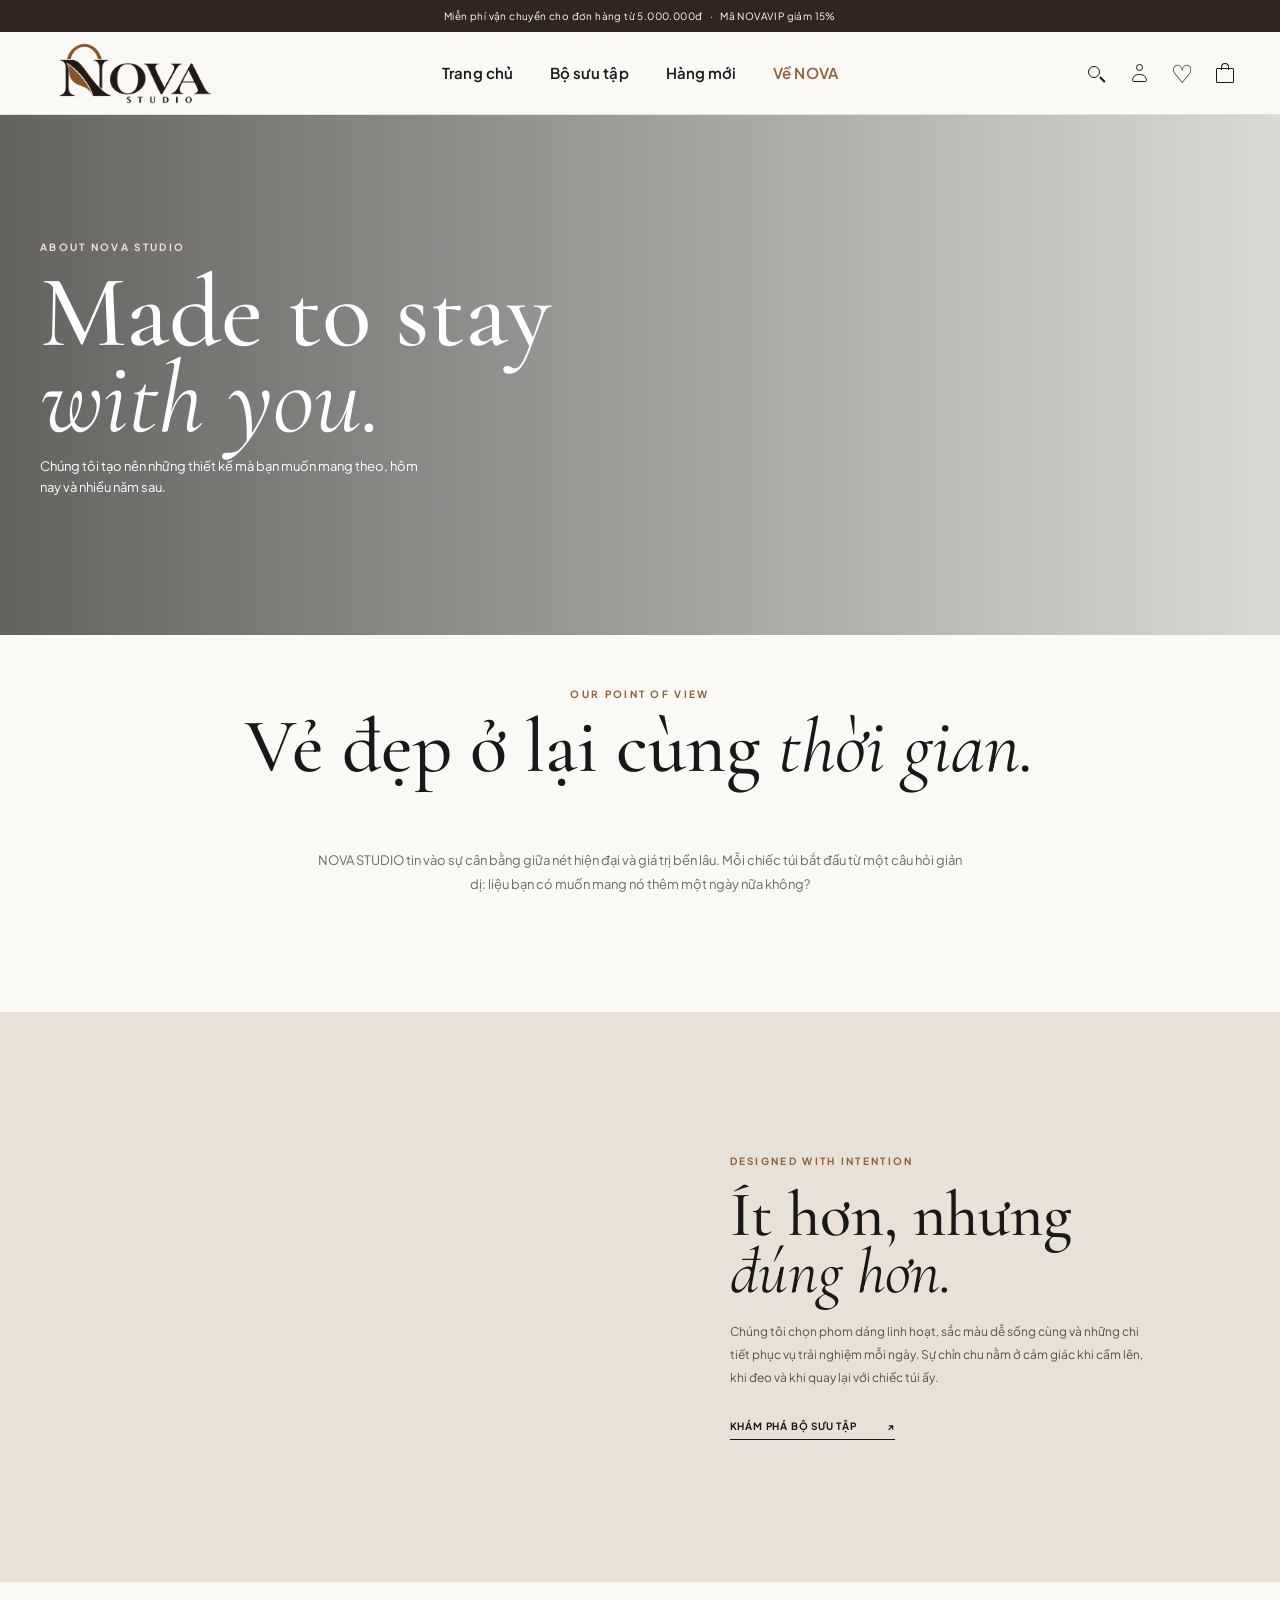
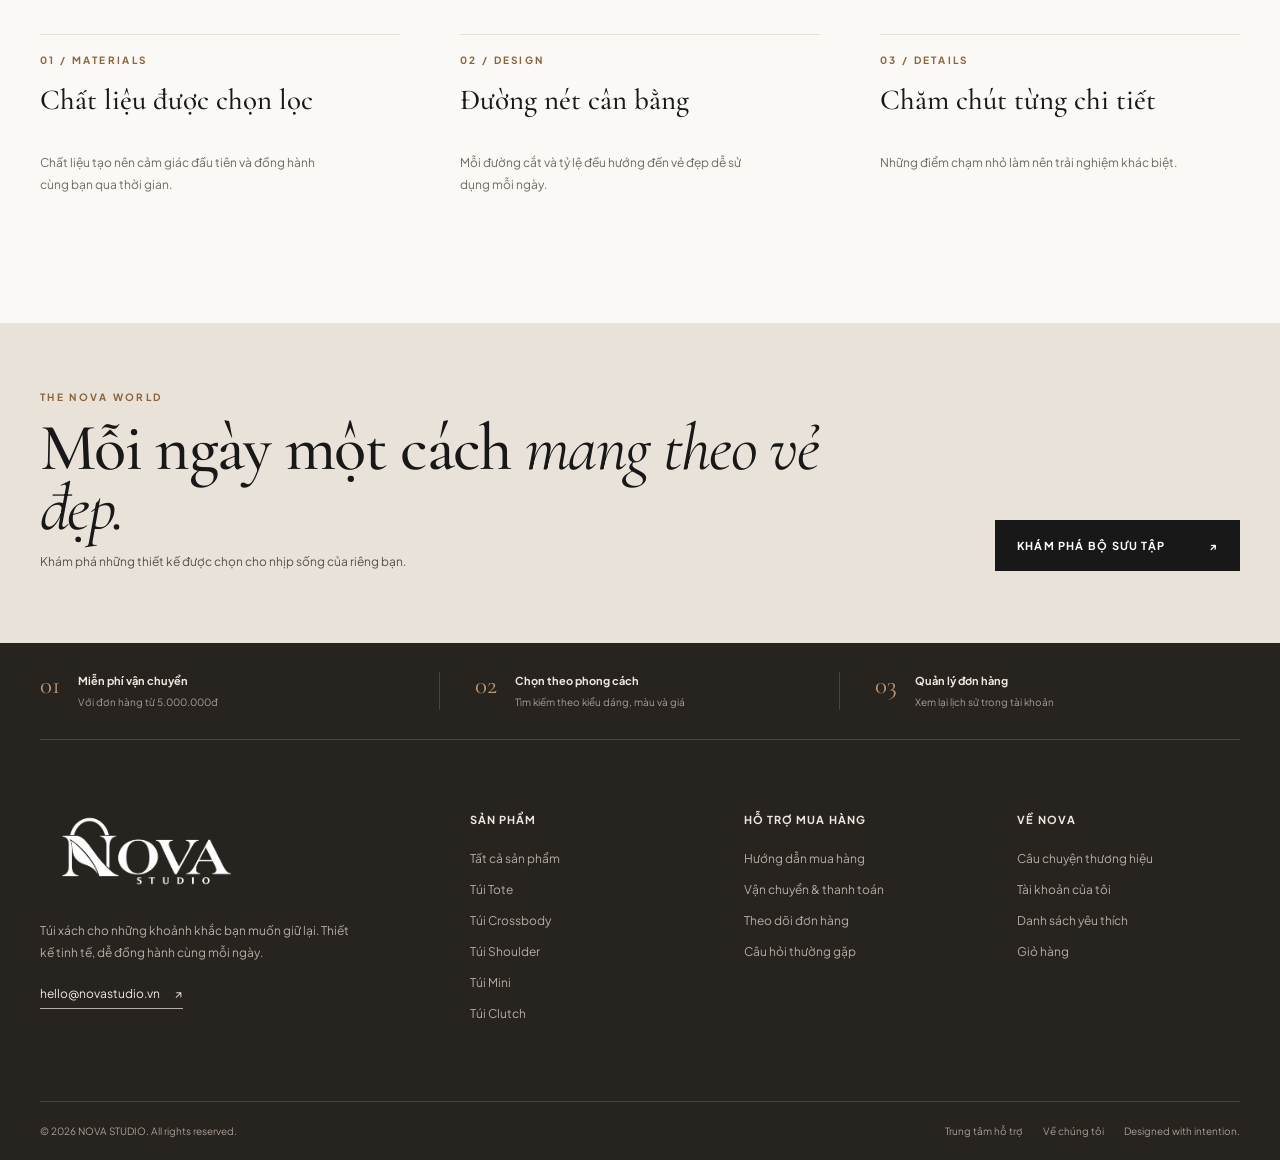
<file: nova-studio/about.html>
<!doctype html>
<html lang="vi">
<head>
  <meta charset="UTF-8">
  <meta name="viewport" content="width=device-width, initial-scale=1">
  <meta name="theme-color" content="#FAF9F6">
  <meta name="description" content="NOVA STUDIO — những chiếc túi được tạo nên để đồng hành cùng nhịp sống của bạn.">
  <title>Câu chuyện NOVA | NOVA STUDIO</title>
  <link rel="preconnect" href="https://fonts.googleapis.com">
  <link rel="preconnect" href="https://fonts.gstatic.com" crossorigin>
  <link href="https://fonts.googleapis.com/css2?family=Cormorant+Garamond:wght@400;500;600&family=Plus+Jakarta+Sans:wght@400;500;600;700&display=swap" rel="stylesheet">
  <link rel="stylesheet" href="./assets/css/base.css">
  <link rel="stylesheet" href="./assets/css/components.css">
  <script type="module" src="./assets/js/app.js"></script>
</head>
<body data-page="about">
  <a class="skip-link" href="#main-content">Bỏ qua điều hướng</a>
  <div id="site-header"></div>
  <main id="main-content"><section class="about-hero"><div class="container"><p class="eyebrow">ABOUT NOVA STUDIO</p><h1>Made to stay<br><em>with you.</em></h1><p>Chúng tôi tạo nên những thiết kế mà bạn muốn mang theo, hôm nay và nhiều năm sau.</p></div></section><section class="about-intro container page-section"><p class="eyebrow">OUR POINT OF VIEW</p><h2>Vẻ đẹp ở lại cùng <em>thời gian.</em></h2><p>NOVA STUDIO tin vào sự cân bằng giữa nét hiện đại và giá trị bền lâu. Mỗi chiếc túi bắt đầu từ một câu hỏi giản dị: liệu bạn có muốn mang nó thêm một ngày nữa không?</p></section><section class="about-split"><div class="about-photo" role="img" aria-label="Chi tiết túi xách"></div><div class="about-copy"><p class="eyebrow">DESIGNED WITH INTENTION</p><h2>Ít hơn, nhưng<br><em>đúng hơn.</em></h2><p>Chúng tôi chọn phom dáng linh hoạt, sắc màu dễ sống cùng và những chi tiết phục vụ trải nghiệm mỗi ngày. Sự chỉn chu nằm ở cảm giác khi cầm lên, khi đeo và khi quay lại với chiếc túi ấy.</p><a href="./shop.html" class="underlined-link">Khám phá bộ sưu tập <span aria-hidden="true">↗</span></a></div></section><section class="about-values container page-section"><div><p class="eyebrow">01 / MATERIALS</p><h3>Chất liệu được chọn lọc</h3><p>Chất liệu tạo nên cảm giác đầu tiên và đồng hành cùng bạn qua thời gian.</p></div><div><p class="eyebrow">02 / DESIGN</p><h3>Đường nét cân bằng</h3><p>Mỗi đường cắt và tỷ lệ đều hướng đến vẻ đẹp dễ sử dụng mỗi ngày.</p></div><div><p class="eyebrow">03 / DETAILS</p><h3>Chăm chút từng chi tiết</h3><p>Những điểm chạm nhỏ làm nên trải nghiệm khác biệt.</p></div></section></main>
  <div id="site-footer"></div>
  <div class="toast-stack" id="toast-stack" role="status" aria-live="polite"></div>
</body>
</html>
</file>
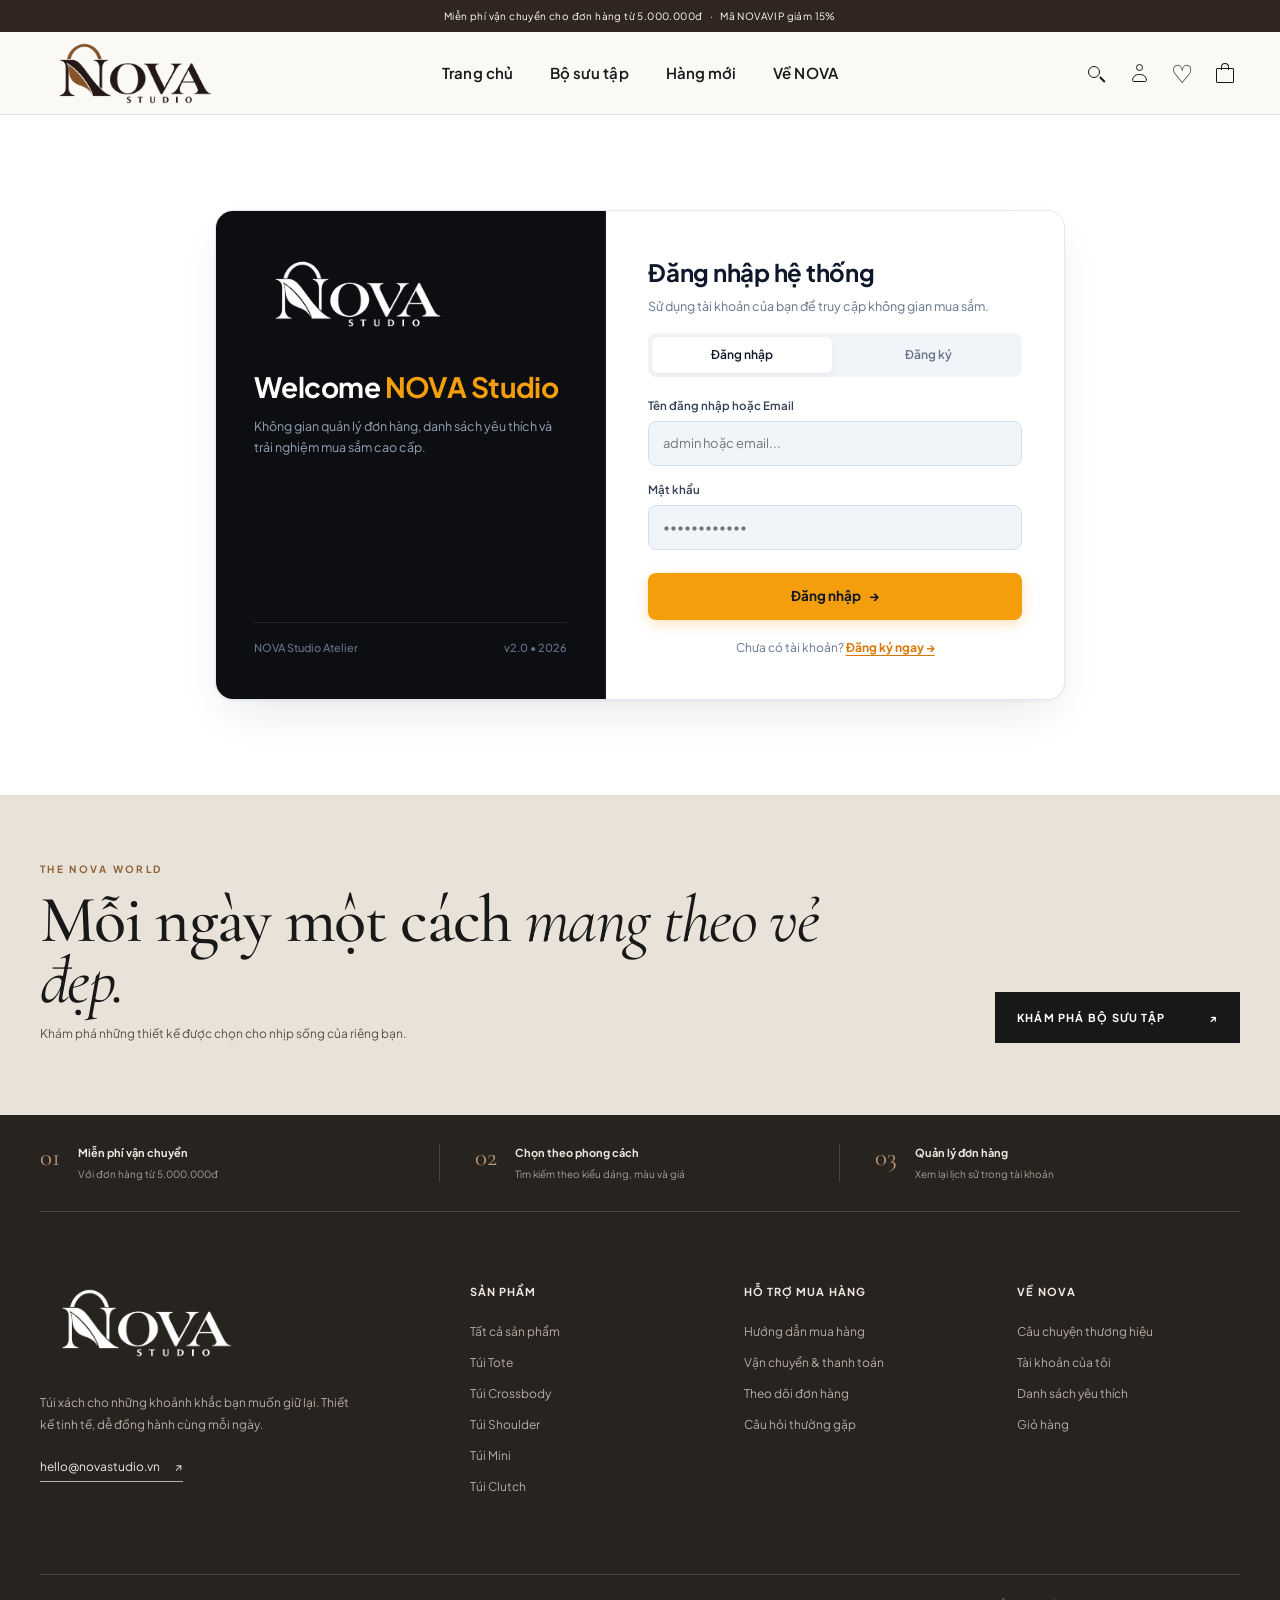
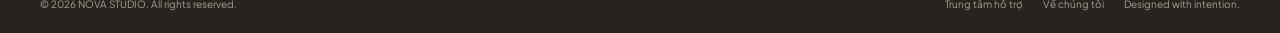
<file: nova-studio/account.html>
<!doctype html>
<html lang="vi">
<head>
  <meta charset="UTF-8">
  <meta name="viewport" content="width=device-width, initial-scale=1">
  <meta name="theme-color" content="#FAF9F6">
  <meta name="description" content="NOVA STUDIO — những chiếc túi được tạo nên để đồng hành cùng nhịp sống của bạn.">
  <title>Tài khoản | NOVA STUDIO</title>
  <link rel="preconnect" href="https://fonts.googleapis.com">
  <link rel="preconnect" href="https://fonts.gstatic.com" crossorigin>
  <link href="https://fonts.googleapis.com/css2?family=Cormorant+Garamond:wght@400;500;600&family=Plus+Jakarta+Sans:wght@400;500;600;700&display=swap" rel="stylesheet">
  <link rel="stylesheet" href="./assets/css/base.css">
  <link rel="stylesheet" href="./assets/css/components.css">
  <script type="module" src="./assets/js/app.js"></script>
</head>
<body data-page="account">
  <a class="skip-link" href="#main-content">Bỏ qua điều hướng</a>
  <div id="site-header"></div>
  <main id="main-content" class="container page-section"><nav class="breadcrumbs" aria-label="Breadcrumb"><a href="./index.html">Trang chủ</a><span>/</span><span>Tài khoản</span></nav><div class="page-heading"><p class="eyebrow">YOUR NOVA SPACE</p><h1>Không gian <em>của bạn.</em></h1><p>Quản lý tài khoản và theo dõi những đơn hàng đã đặt.</p></div><div id="account-content"></div></main>
  <div id="site-footer"></div>
  <div class="toast-stack" id="toast-stack" role="status" aria-live="polite"></div>
</body>
</html>
</file>
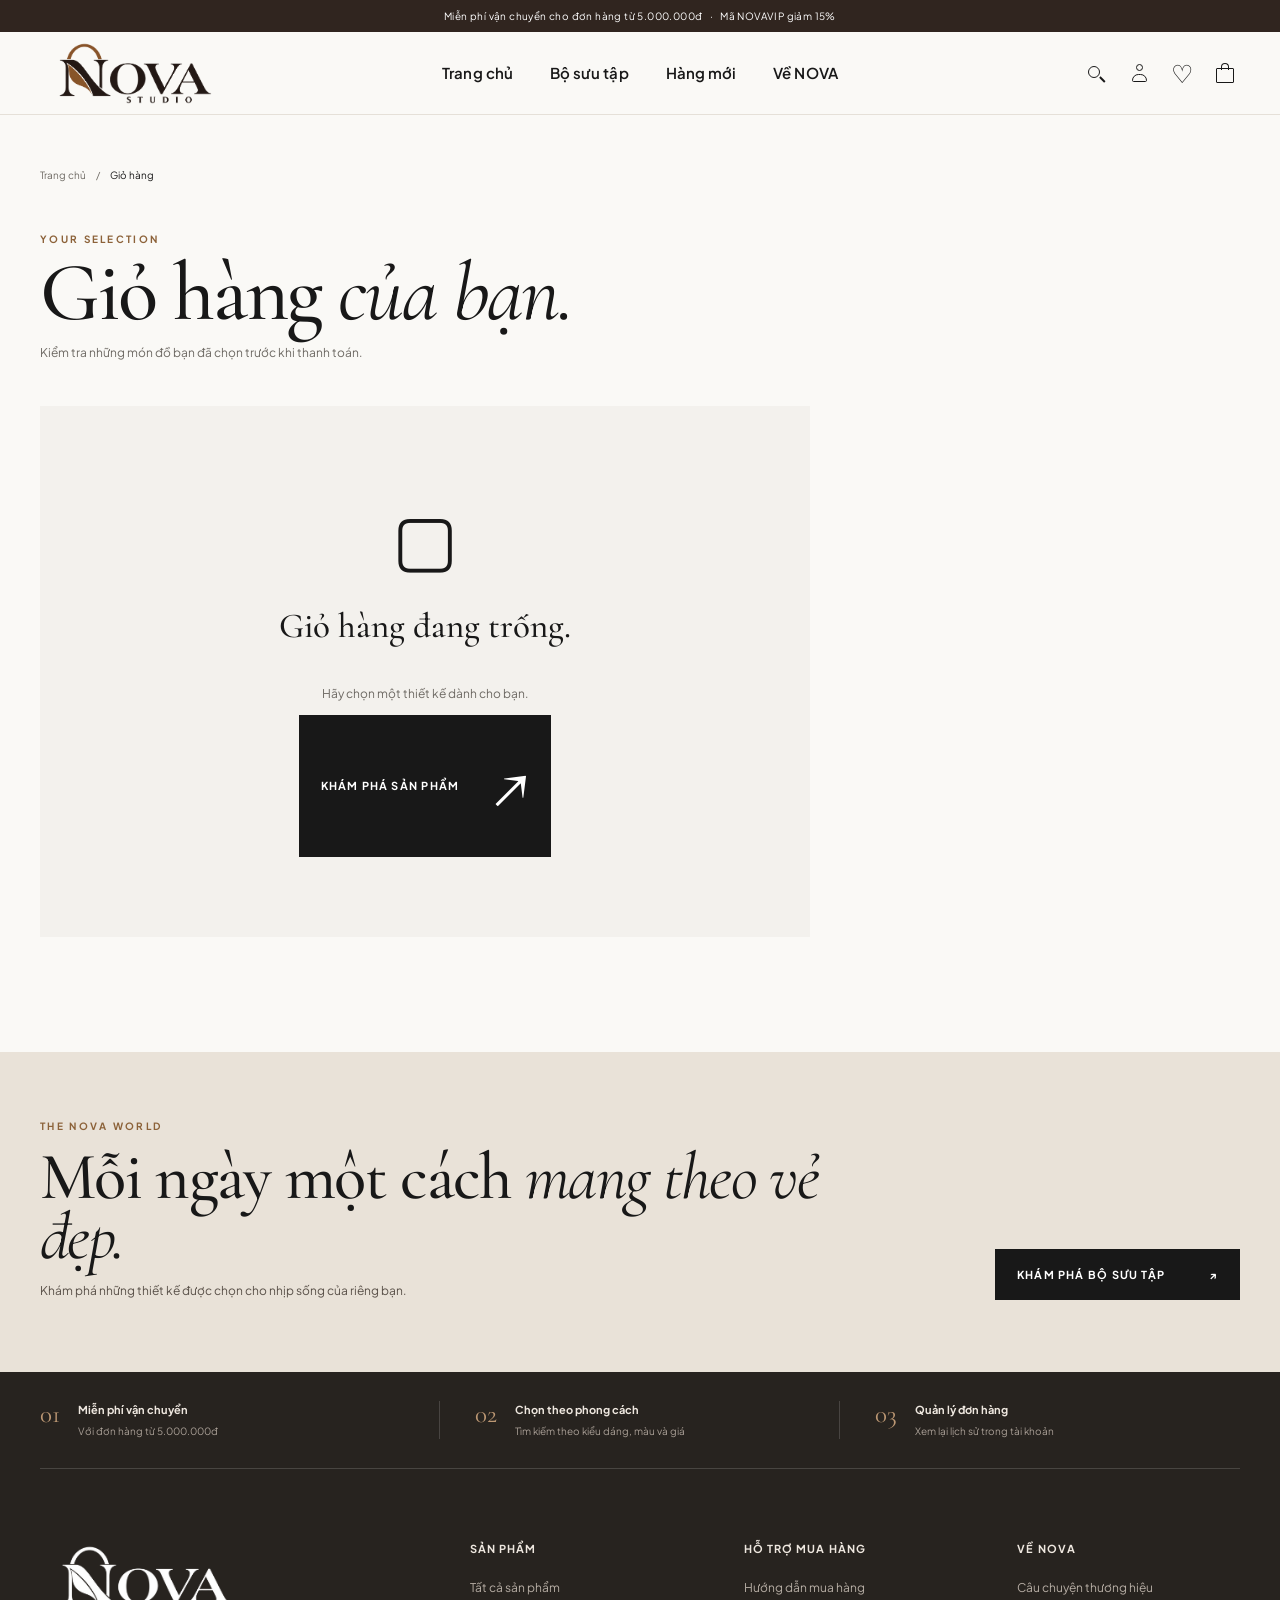
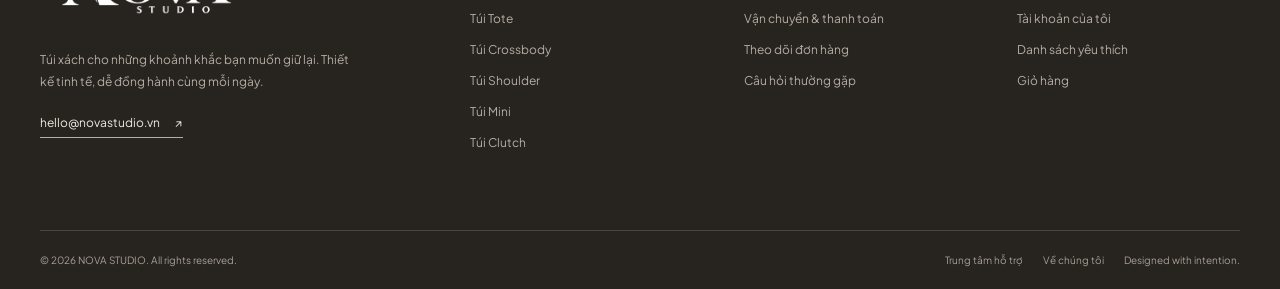
<file: nova-studio/cart.html>
<!doctype html>
<html lang="vi">
<head>
  <meta charset="UTF-8">
  <meta name="viewport" content="width=device-width, initial-scale=1">
  <meta name="theme-color" content="#FAF9F6">
  <meta name="description" content="NOVA STUDIO — những chiếc túi được tạo nên để đồng hành cùng nhịp sống của bạn.">
  <title>Giỏ hàng | NOVA STUDIO</title>
  <link rel="preconnect" href="https://fonts.googleapis.com">
  <link rel="preconnect" href="https://fonts.gstatic.com" crossorigin>
  <link href="https://fonts.googleapis.com/css2?family=Cormorant+Garamond:wght@400;500;600&family=Plus+Jakarta+Sans:wght@400;500;600;700&display=swap" rel="stylesheet">
  <link rel="stylesheet" href="./assets/css/base.css">
  <link rel="stylesheet" href="./assets/css/components.css">
  <script type="module" src="./assets/js/app.js"></script>
</head>
<body data-page="cart">
  <a class="skip-link" href="#main-content">Bỏ qua điều hướng</a>
  <div id="site-header"></div>
  <main id="main-content" class="container page-section"><nav class="breadcrumbs" aria-label="Breadcrumb"><a href="./index.html">Trang chủ</a><span>/</span><span>Giỏ hàng</span></nav><div class="page-heading"><p class="eyebrow">YOUR SELECTION</p><h1>Giỏ hàng <em>của bạn.</em></h1><p>Kiểm tra những món đồ bạn đã chọn trước khi thanh toán.</p></div><div class="cart-layout"><section id="cart-lines" aria-label="Sản phẩm trong giỏ"></section><aside id="cart-summary" aria-label="Tóm tắt đơn hàng"></aside></div></main>
  <div id="site-footer"></div>
  <div class="toast-stack" id="toast-stack" role="status" aria-live="polite"></div>
</body>
</html>
</file>
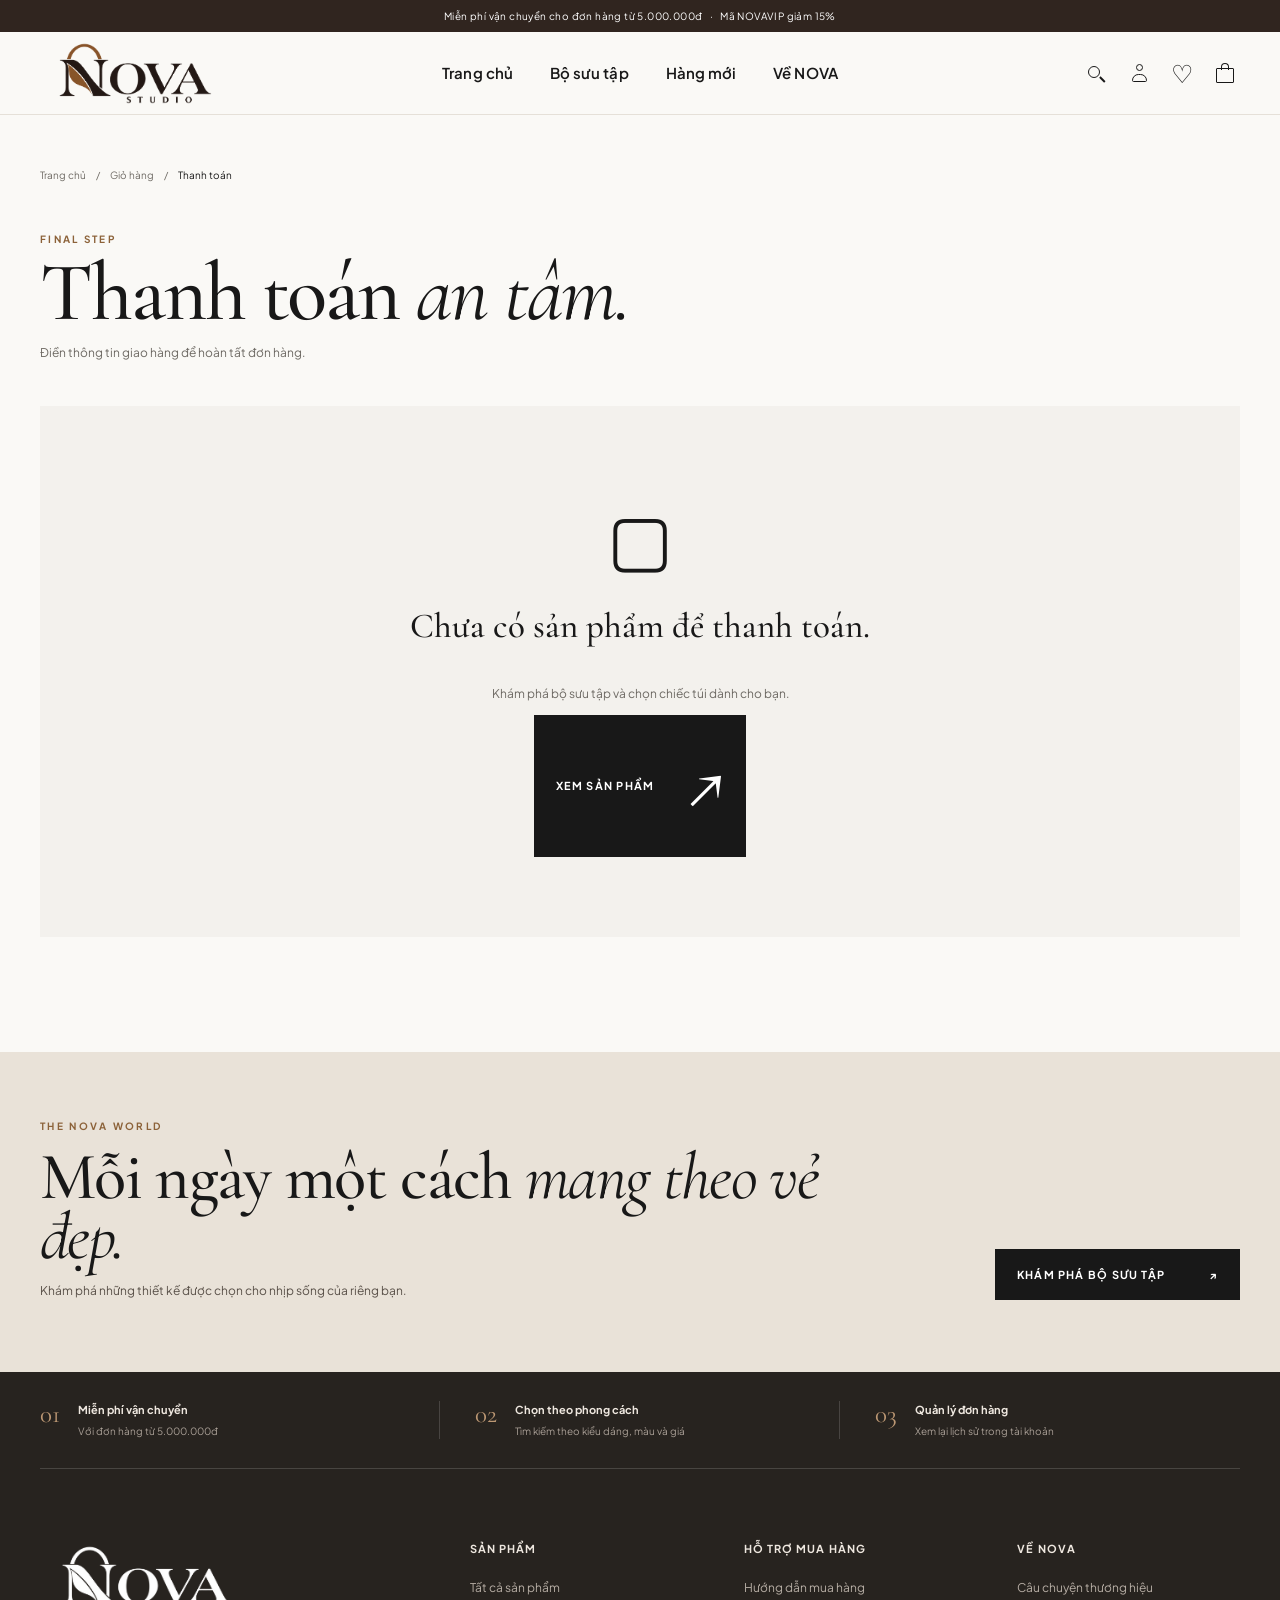
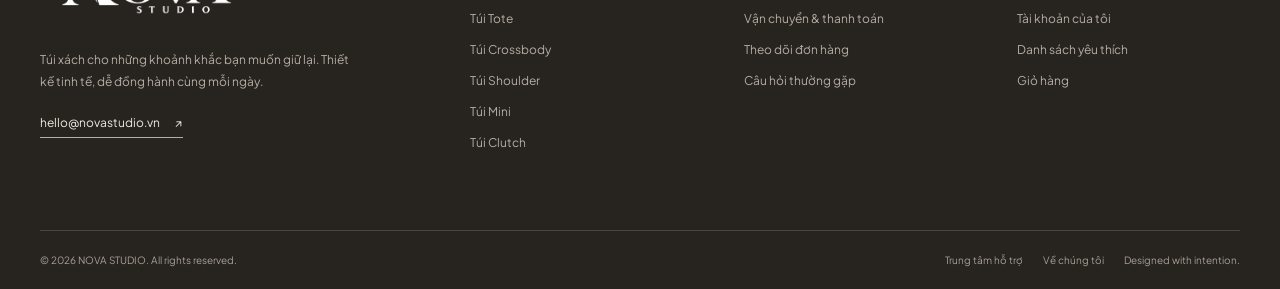
<file: nova-studio/checkout.html>
<!doctype html>
<html lang="vi">
<head>
  <meta charset="UTF-8">
  <meta name="viewport" content="width=device-width, initial-scale=1">
  <meta name="theme-color" content="#FAF9F6">
  <meta name="description" content="NOVA STUDIO — những chiếc túi được tạo nên để đồng hành cùng nhịp sống của bạn.">
  <title>Thanh toán | NOVA STUDIO</title>
  <link rel="preconnect" href="https://fonts.googleapis.com">
  <link rel="preconnect" href="https://fonts.gstatic.com" crossorigin>
  <link href="https://fonts.googleapis.com/css2?family=Cormorant+Garamond:wght@400;500;600&family=Plus+Jakarta+Sans:wght@400;500;600;700&display=swap" rel="stylesheet">
  <link rel="stylesheet" href="./assets/css/base.css">
  <link rel="stylesheet" href="./assets/css/components.css">
  <script type="module" src="./assets/js/app.js"></script>
</head>
<body data-page="checkout">
  <a class="skip-link" href="#main-content">Bỏ qua điều hướng</a>
  <div id="site-header"></div>
  <main id="main-content" class="container page-section"><nav class="breadcrumbs" aria-label="Breadcrumb"><a href="./index.html">Trang chủ</a><span>/</span><a href="./cart.html">Giỏ hàng</a><span>/</span><span>Thanh toán</span></nav><div class="page-heading"><p class="eyebrow">FINAL STEP</p><h1>Thanh toán <em>an tâm.</em></h1><p>Điền thông tin giao hàng để hoàn tất đơn hàng.</p></div><div id="checkout-content"></div></main>
  <div id="site-footer"></div>
  <div class="toast-stack" id="toast-stack" role="status" aria-live="polite"></div>
</body>
</html>
</file>
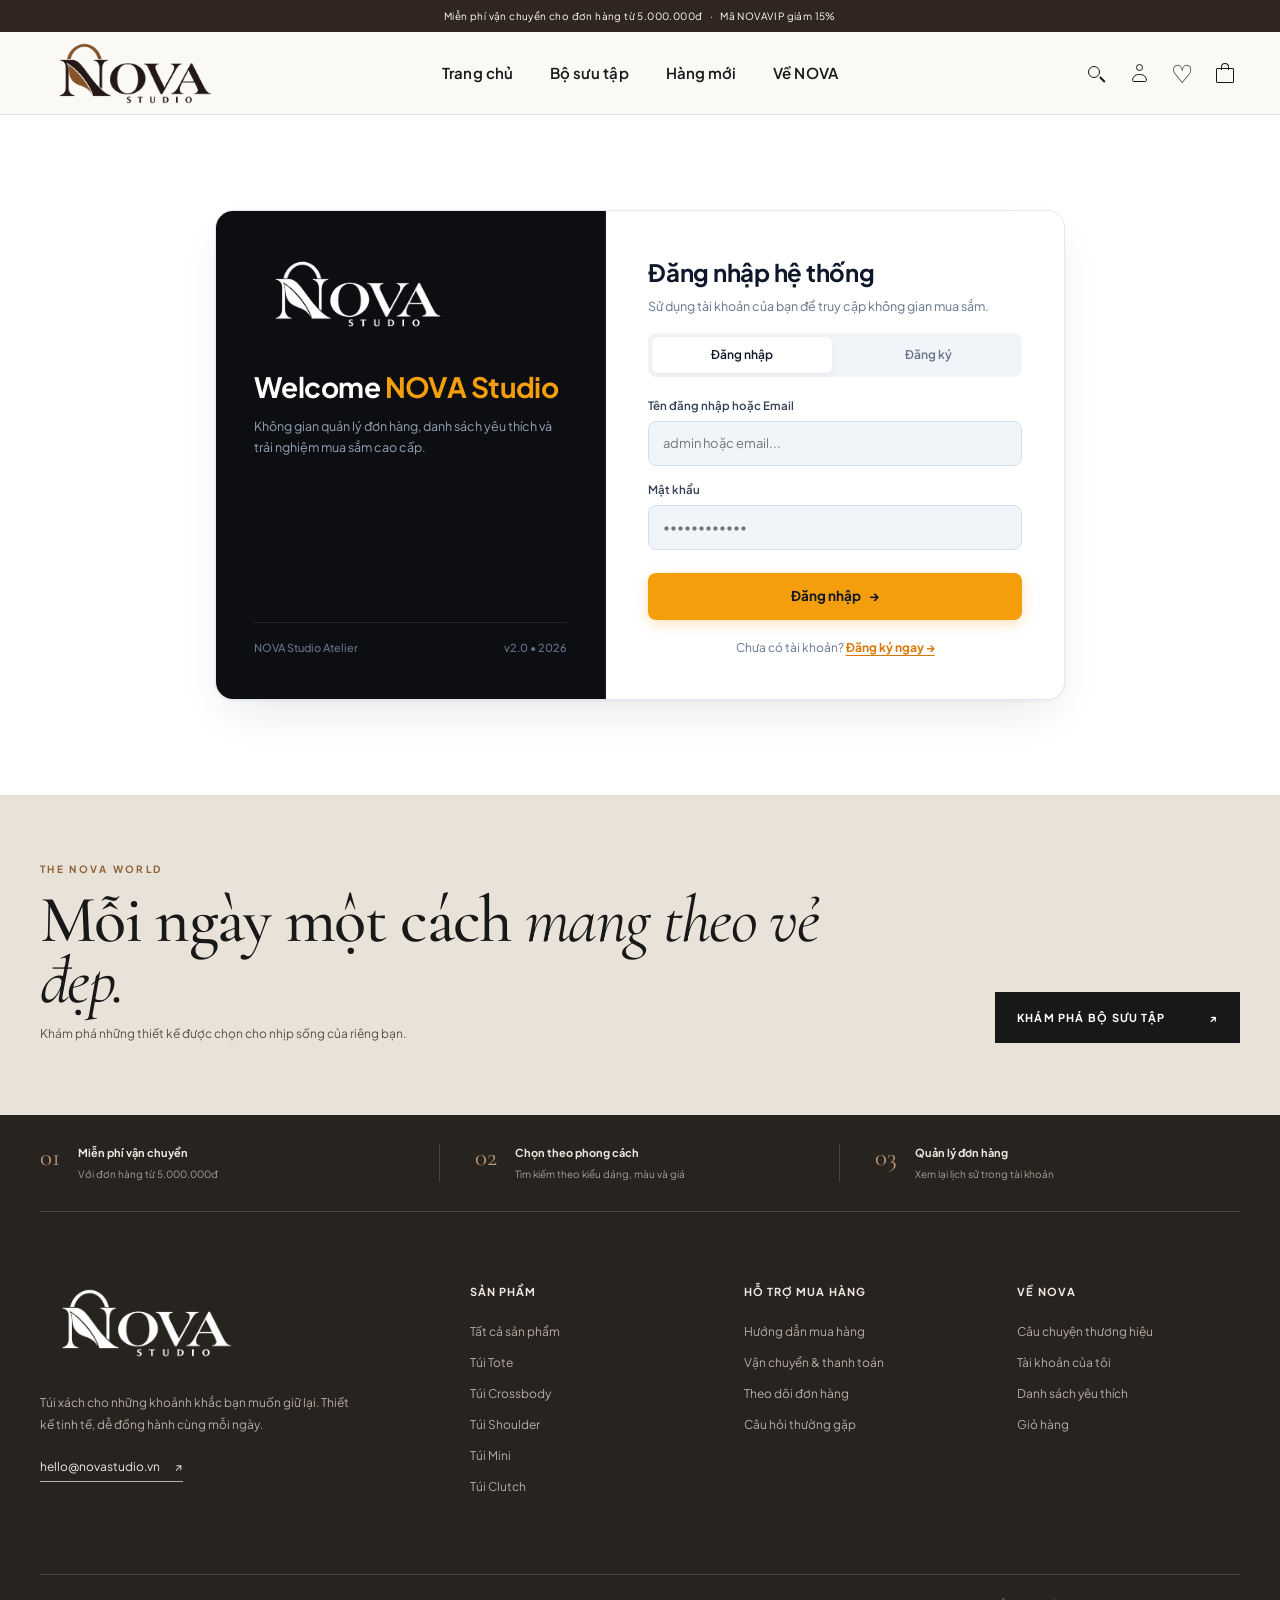
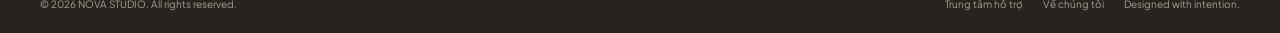
<file: nova-studio/login.html>
<!doctype html>
<html lang="vi">
<head>
  <meta charset="UTF-8">
  <meta name="viewport" content="width=device-width, initial-scale=1">
  <meta name="theme-color" content="#ffffff">
  <meta name="description" content="Đăng nhập tài khoản NOVA STUDIO — quản lý đơn hàng và trải nghiệm mua sắm cao cấp.">
  <title>Đăng nhập | NOVA STUDIO</title>
  <link rel="preconnect" href="https://fonts.googleapis.com">
  <link rel="preconnect" href="https://fonts.gstatic.com" crossorigin>
  <link href="https://fonts.googleapis.com/css2?family=Cormorant+Garamond:wght@400;500;600&family=Plus+Jakarta+Sans:wght@400;500;600;700&display=swap" rel="stylesheet">
  <link rel="stylesheet" href="./assets/css/base.css">
  <link rel="stylesheet" href="./assets/css/components.css">
  <script type="module" src="./assets/js/app.js"></script>
</head>
<body data-page="login" class="auth-page">
  <a class="skip-link" href="#main-content">Bỏ qua điều hướng</a>
  <div id="site-header"></div>
  <main id="main-content" class="auth-main-container">
    <div id="auth-content"></div>
  </main>
  <div id="site-footer"></div>
  <div class="toast-stack" id="toast-stack" role="status" aria-live="polite"></div>
</body>
</html>
</file>
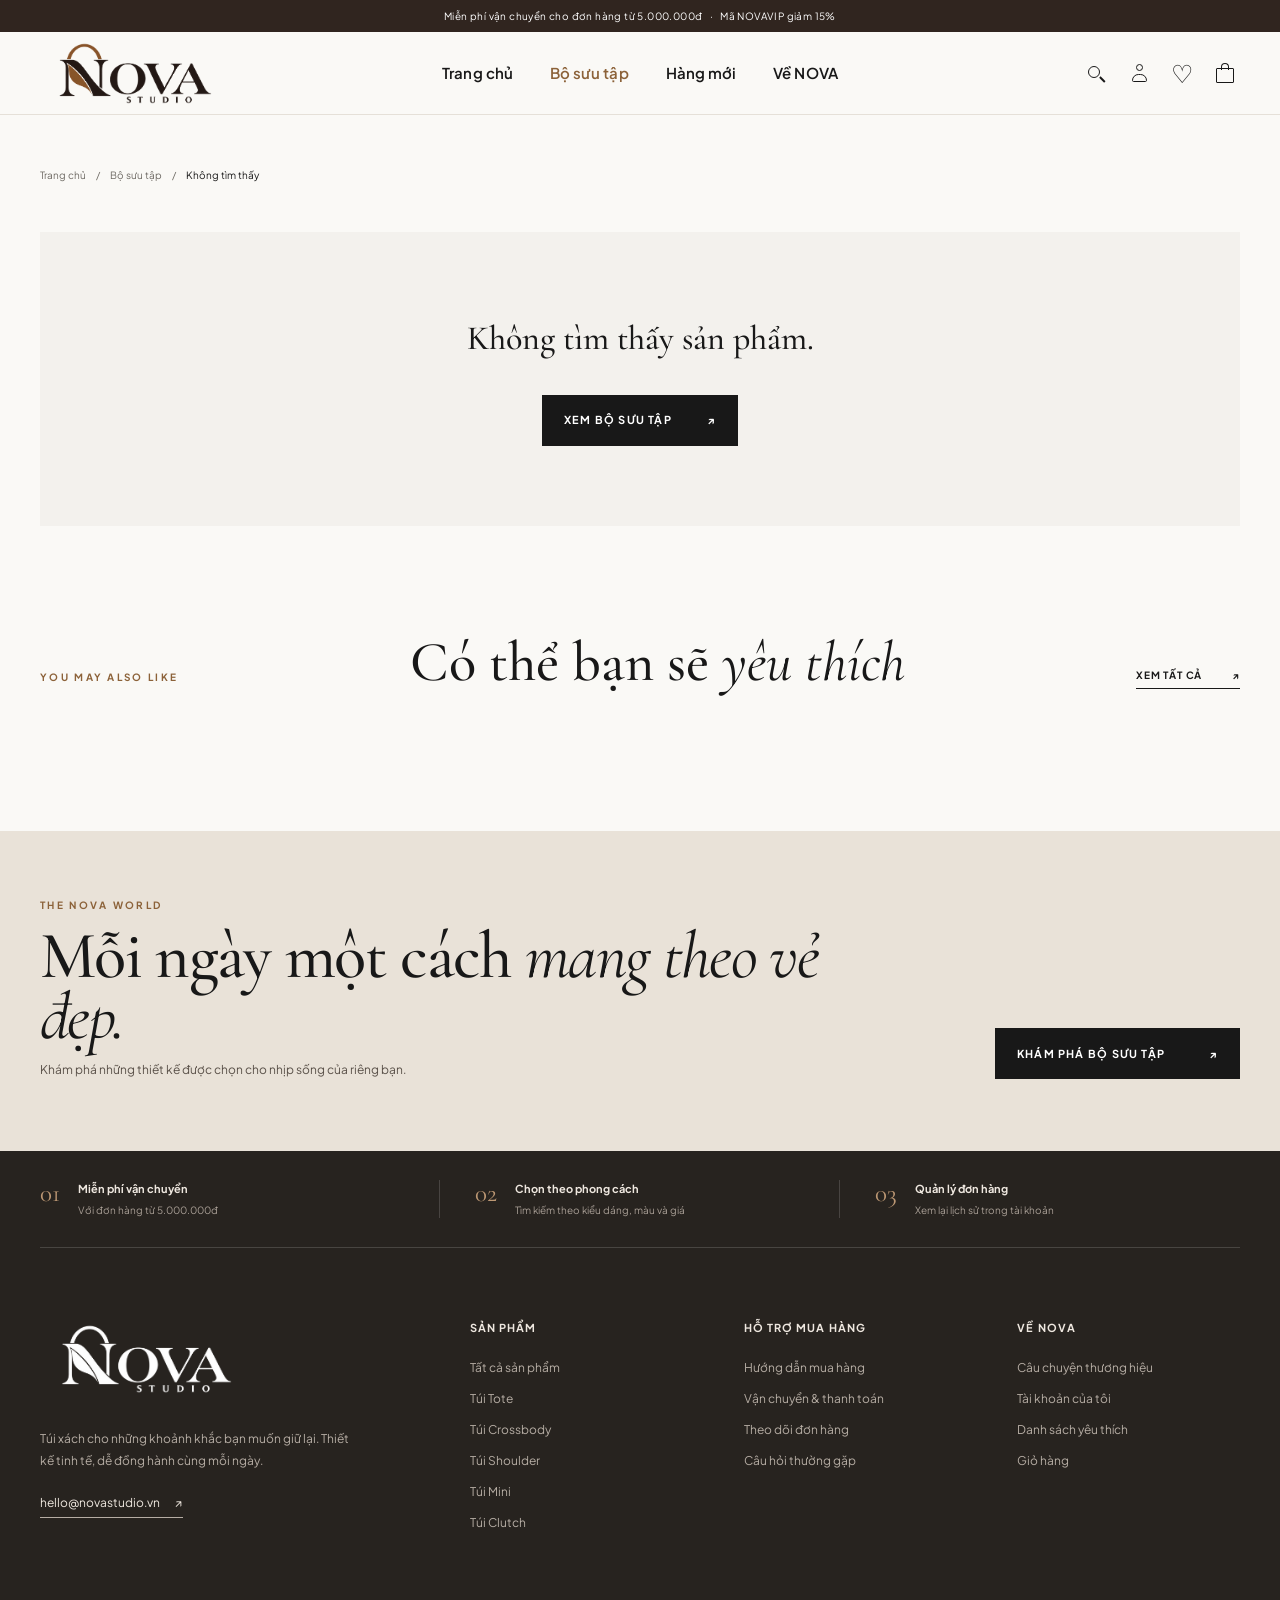
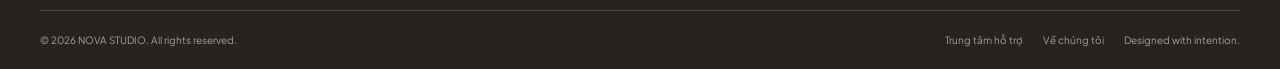
<file: nova-studio/product.html>
<!doctype html>
<html lang="vi">
<head>
  <meta charset="UTF-8">
  <meta name="viewport" content="width=device-width, initial-scale=1">
  <meta name="theme-color" content="#FAF9F6">
  <meta name="description" content="NOVA STUDIO — những chiếc túi được tạo nên để đồng hành cùng nhịp sống của bạn.">
  <title>Chi tiết sản phẩm | NOVA STUDIO</title>
  <link rel="preconnect" href="https://fonts.googleapis.com">
  <link rel="preconnect" href="https://fonts.gstatic.com" crossorigin>
  <link href="https://fonts.googleapis.com/css2?family=Cormorant+Garamond:wght@400;500;600&family=Plus+Jakarta+Sans:wght@400;500;600;700&display=swap" rel="stylesheet">
  <link rel="stylesheet" href="./assets/css/base.css">
  <link rel="stylesheet" href="./assets/css/components.css">
  <script type="module" src="./assets/js/app.js"></script>
</head>
<body data-page="product">
  <a class="skip-link" href="#main-content">Bỏ qua điều hướng</a>
  <div id="site-header"></div>
  <main id="main-content" class="container page-section"><nav class="breadcrumbs" id="product-breadcrumbs" aria-label="Breadcrumb"></nav><div id="product-content"></div><section class="related-section"><div class="section-title"><p class="eyebrow">YOU MAY ALSO LIKE</p><h2>Có thể bạn sẽ <em>yêu thích</em></h2><a href="./shop.html" class="underlined-link">Xem tất cả <span aria-hidden="true">↗</span></a></div><div class="product-grid" id="related-products"></div></section></main>
  <div id="site-footer"></div>
  <div class="toast-stack" id="toast-stack" role="status" aria-live="polite"></div>
</body>
</html>
</file>
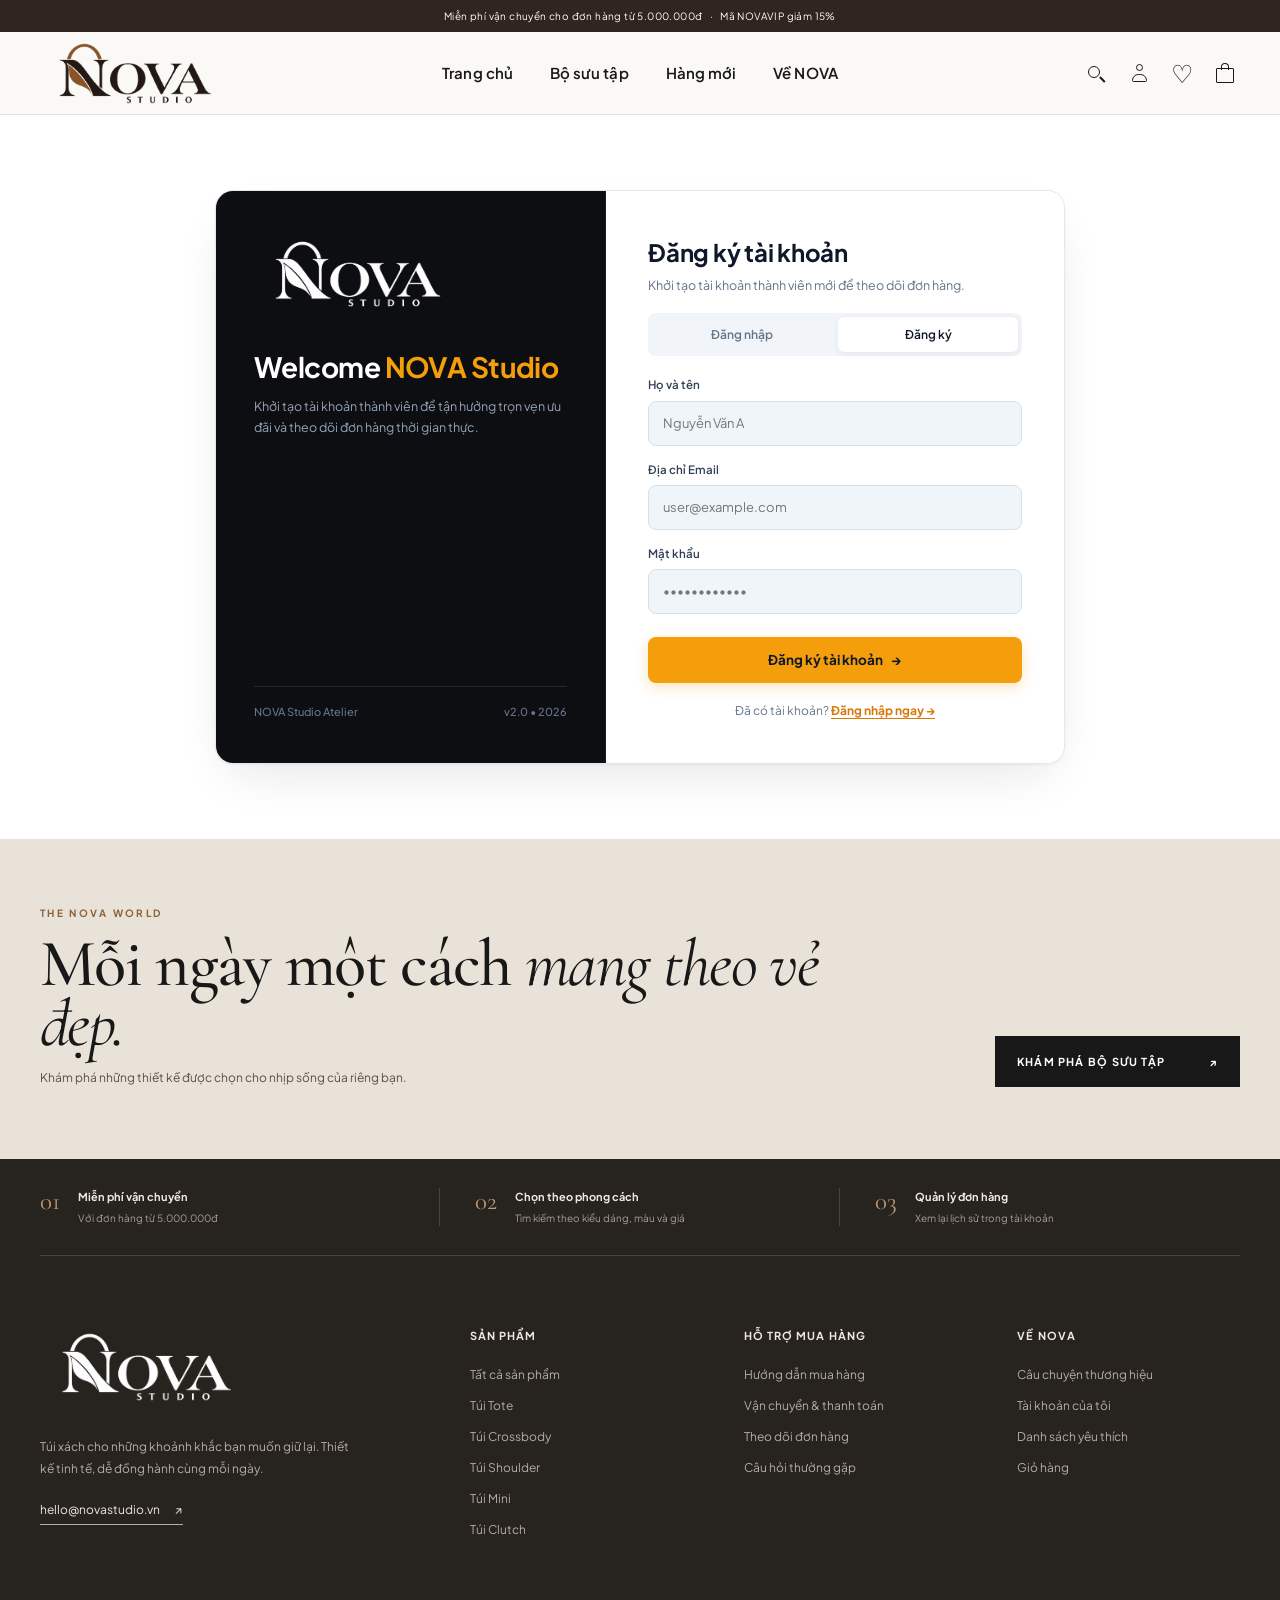
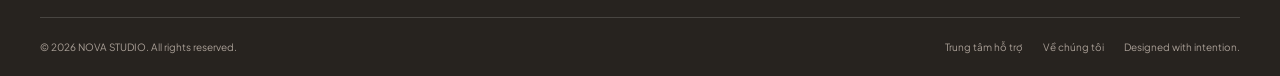
<file: nova-studio/register.html>
<!doctype html>
<html lang="vi">
<head>
  <meta charset="UTF-8">
  <meta name="viewport" content="width=device-width, initial-scale=1">
  <meta name="theme-color" content="#ffffff">
  <meta name="description" content="Đăng ký tài khoản NOVA STUDIO — tận hưởng trọn vẹn ưu đãi và theo dõi đơn hàng thời gian thực.">
  <title>Đăng ký tài khoản | NOVA STUDIO</title>
  <link rel="preconnect" href="https://fonts.googleapis.com">
  <link rel="preconnect" href="https://fonts.gstatic.com" crossorigin>
  <link href="https://fonts.googleapis.com/css2?family=Cormorant+Garamond:wght@400;500;600&family=Plus+Jakarta+Sans:wght@400;500;600;700&display=swap" rel="stylesheet">
  <link rel="stylesheet" href="./assets/css/base.css">
  <link rel="stylesheet" href="./assets/css/components.css">
  <script type="module" src="./assets/js/app.js"></script>
</head>
<body data-page="register" class="auth-page">
  <a class="skip-link" href="#main-content">Bỏ qua điều hướng</a>
  <div id="site-header"></div>
  <main id="main-content" class="auth-main-container">
    <div id="auth-content"></div>
  </main>
  <div id="site-footer"></div>
  <div class="toast-stack" id="toast-stack" role="status" aria-live="polite"></div>
</body>
</html>
</file>
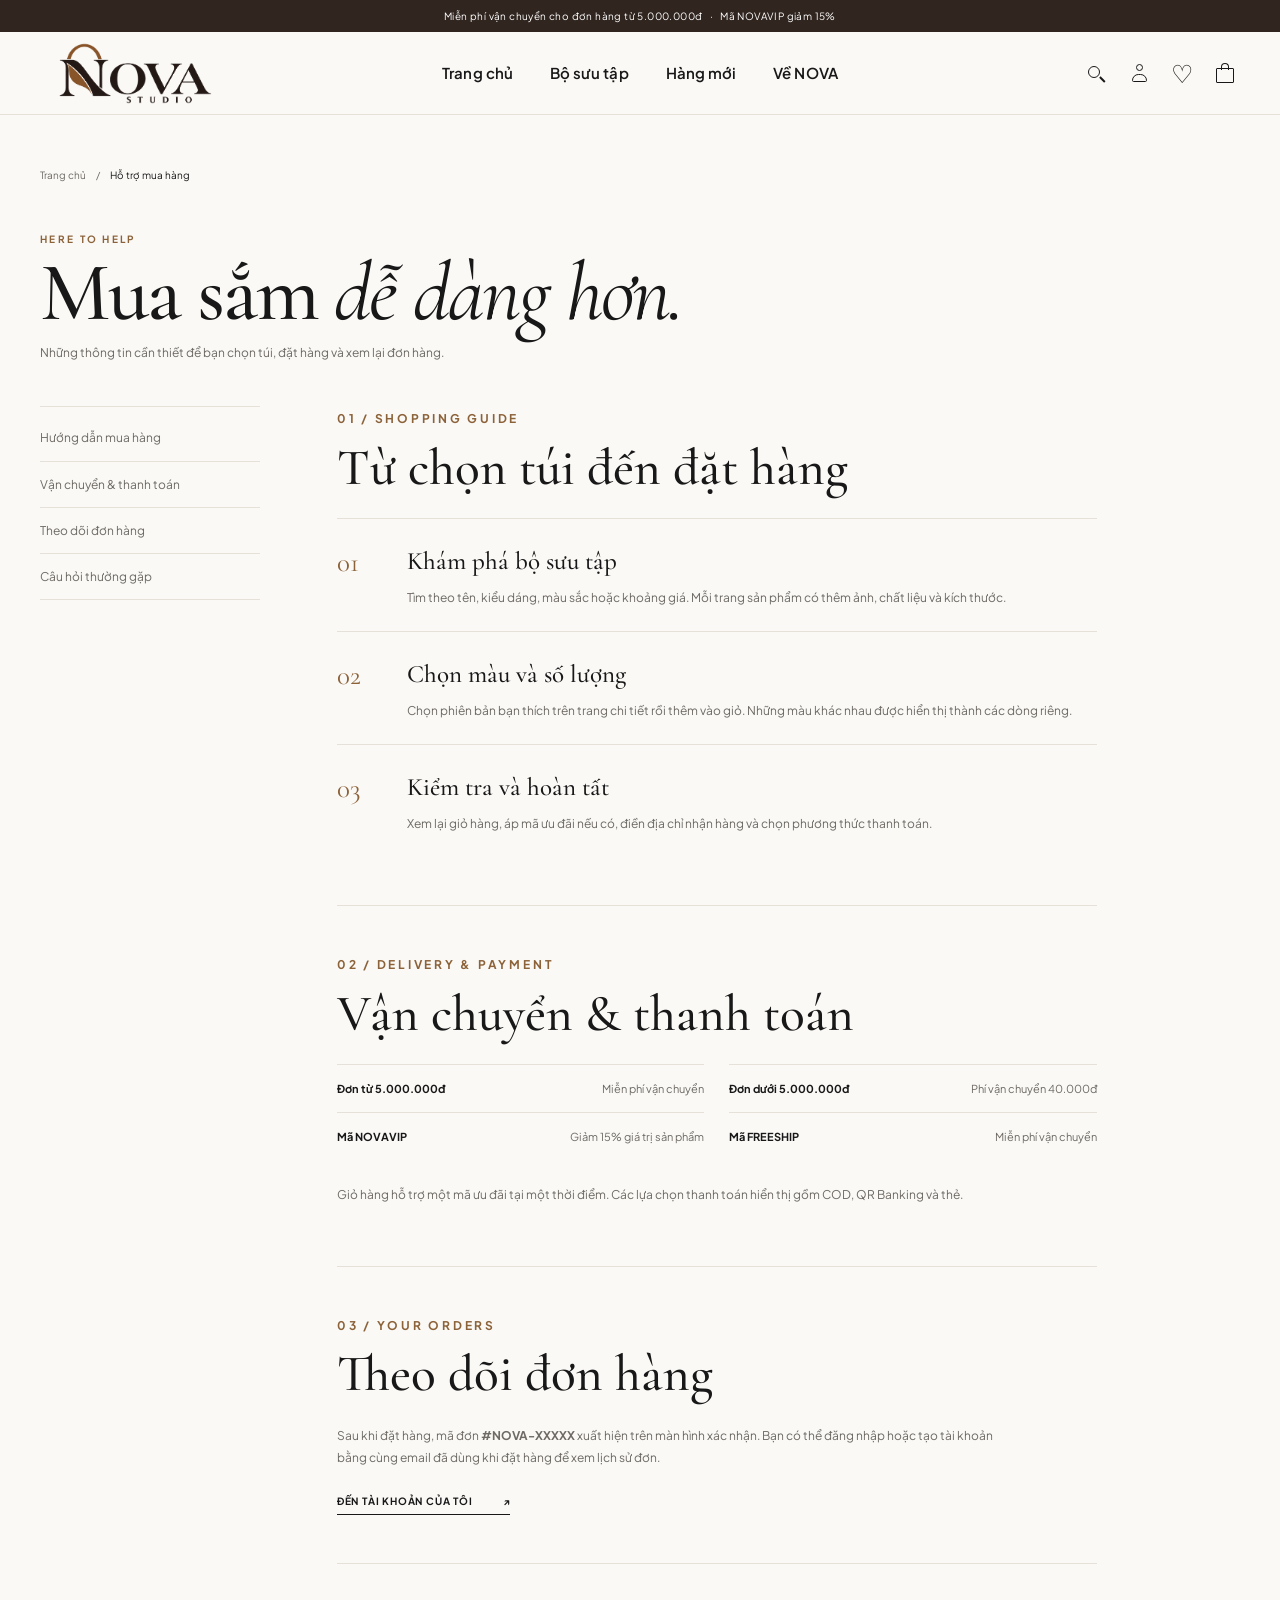
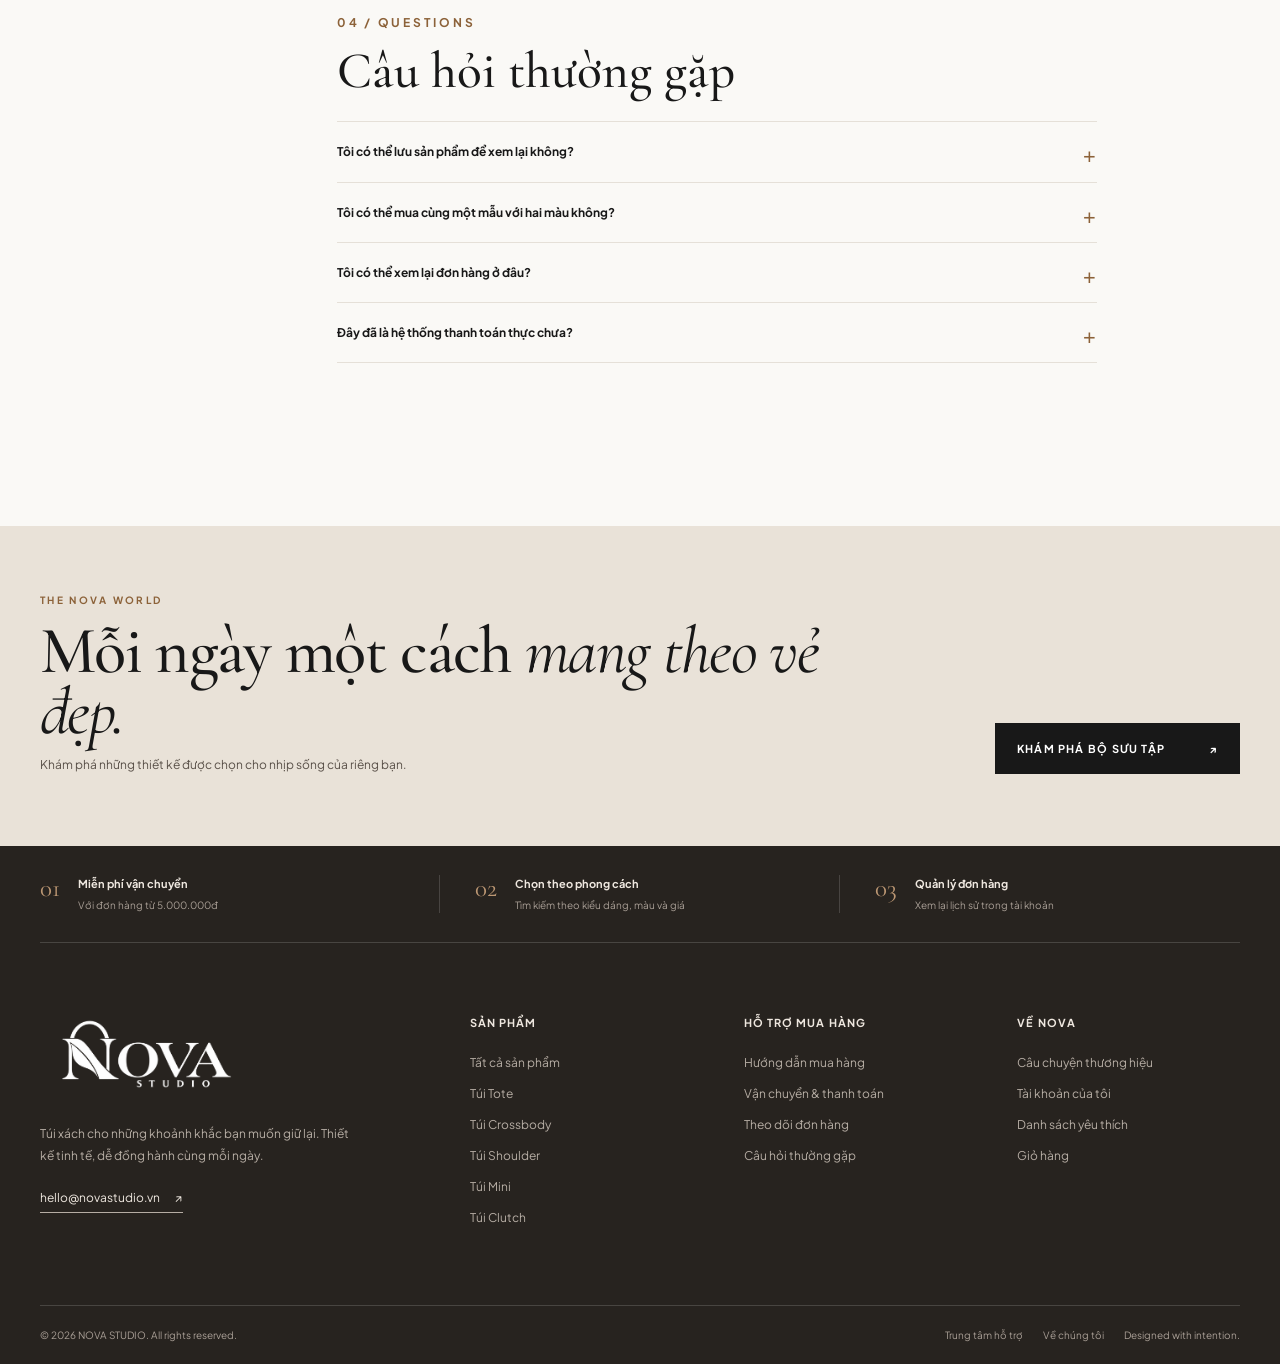
<file: nova-studio/support.html>
<!doctype html>
<html lang="vi">
<head>
  <meta charset="UTF-8">
  <meta name="viewport" content="width=device-width, initial-scale=1">
  <meta name="theme-color" content="#FAF9F6">
  <meta name="description" content="Hướng dẫn mua hàng, vận chuyển, thanh toán và theo dõi đơn hàng tại NOVA STUDIO.">
  <title>Hỗ trợ mua hàng | NOVA STUDIO</title>
  <link rel="preconnect" href="https://fonts.googleapis.com">
  <link rel="preconnect" href="https://fonts.gstatic.com" crossorigin>
  <link href="https://fonts.googleapis.com/css2?family=Cormorant+Garamond:wght@400;500;600&family=Plus+Jakarta+Sans:wght@400;500;600;700&display=swap" rel="stylesheet">
  <link rel="stylesheet" href="./assets/css/base.css">
  <link rel="stylesheet" href="./assets/css/components.css">
  <script type="module" src="./assets/js/app.js"></script>
</head>
<body data-page="support">
  <a class="skip-link" href="#main-content">Bỏ qua điều hướng</a>
  <div id="site-header"></div>
  <main id="main-content" class="container page-section support-page">
    <nav class="breadcrumbs" aria-label="Breadcrumb"><a href="./index.html">Trang chủ</a><span>/</span><span>Hỗ trợ mua hàng</span></nav>
    <div class="page-heading"><p class="eyebrow">HERE TO HELP</p><h1>Mua sắm <em>dễ dàng hơn.</em></h1><p>Những thông tin cần thiết để bạn chọn túi, đặt hàng và xem lại đơn hàng.</p></div>
    <div class="support-layout">
      <nav class="support-nav" aria-label="Nội dung hỗ trợ"><a href="#guide">Hướng dẫn mua hàng</a><a href="#shipping">Vận chuyển & thanh toán</a><a href="#orders">Theo dõi đơn hàng</a><a href="#faq">Câu hỏi thường gặp</a></nav>
      <div class="support-content">
        <section id="guide"><p class="eyebrow">01 / SHOPPING GUIDE</p><h2>Từ chọn túi đến đặt hàng</h2><ol class="support-steps"><li><span>01</span><div><h3>Khám phá bộ sưu tập</h3><p>Tìm theo tên, kiểu dáng, màu sắc hoặc khoảng giá. Mỗi trang sản phẩm có thêm ảnh, chất liệu và kích thước.</p></div></li><li><span>02</span><div><h3>Chọn màu và số lượng</h3><p>Chọn phiên bản bạn thích trên trang chi tiết rồi thêm vào giỏ. Những màu khác nhau được hiển thị thành các dòng riêng.</p></div></li><li><span>03</span><div><h3>Kiểm tra và hoàn tất</h3><p>Xem lại giỏ hàng, áp mã ưu đãi nếu có, điền địa chỉ nhận hàng và chọn phương thức thanh toán.</p></div></li></ol></section>
        <section id="shipping"><p class="eyebrow">02 / DELIVERY & PAYMENT</p><h2>Vận chuyển & thanh toán</h2><div class="support-facts"><div><strong>Đơn từ 5.000.000đ</strong><span>Miễn phí vận chuyển</span></div><div><strong>Đơn dưới 5.000.000đ</strong><span>Phí vận chuyển 40.000đ</span></div><div><strong>Mã NOVAVIP</strong><span>Giảm 15% giá trị sản phẩm</span></div><div><strong>Mã FREESHIP</strong><span>Miễn phí vận chuyển</span></div></div><p>Giỏ hàng hỗ trợ một mã ưu đãi tại một thời điểm. Các lựa chọn thanh toán hiển thị gồm COD, QR Banking và thẻ.</p></section>
        <section id="orders"><p class="eyebrow">03 / YOUR ORDERS</p><h2>Theo dõi đơn hàng</h2><p>Sau khi đặt hàng, mã đơn <strong>#NOVA-XXXXX</strong> xuất hiện trên màn hình xác nhận. Bạn có thể đăng nhập hoặc tạo tài khoản bằng cùng email đã dùng khi đặt hàng để xem lịch sử đơn.</p><a class="underlined-link" href="./account.html">Đến tài khoản của tôi <span aria-hidden="true">↗</span></a></section>
        <section id="faq"><p class="eyebrow">04 / QUESTIONS</p><h2>Câu hỏi thường gặp</h2><div class="support-faq"><details><summary>Tôi có thể lưu sản phẩm để xem lại không?</summary><p>Có. Chọn biểu tượng trái tim trên thẻ hoặc trang sản phẩm. Danh sách yêu thích nằm ở góc phải header.</p></details><details><summary>Tôi có thể mua cùng một mẫu với hai màu không?</summary><p>Có. Mỗi màu được lưu thành một dòng riêng trong giỏ hàng để bạn kiểm tra số lượng dễ hơn.</p></details><details><summary>Tôi có thể xem lại đơn hàng ở đâu?</summary><p>Vào trang Tài khoản và đăng nhập bằng email đã dùng khi đặt hàng. Lịch sử đơn sẽ hiển thị tại đó.</p></details><details><summary>Đây đã là hệ thống thanh toán thực chưa?</summary><p>Chưa. Website hiện là bản trải nghiệm trên trình duyệt; thanh toán và xử lý giao hàng chưa kết nối với dịch vụ thực.</p></details></div></section>
      </div>
    </div>
  </main>
  <div id="site-footer"></div>
  <div class="toast-stack" id="toast-stack" role="status" aria-live="polite"></div>
</body>
</html>
</file>
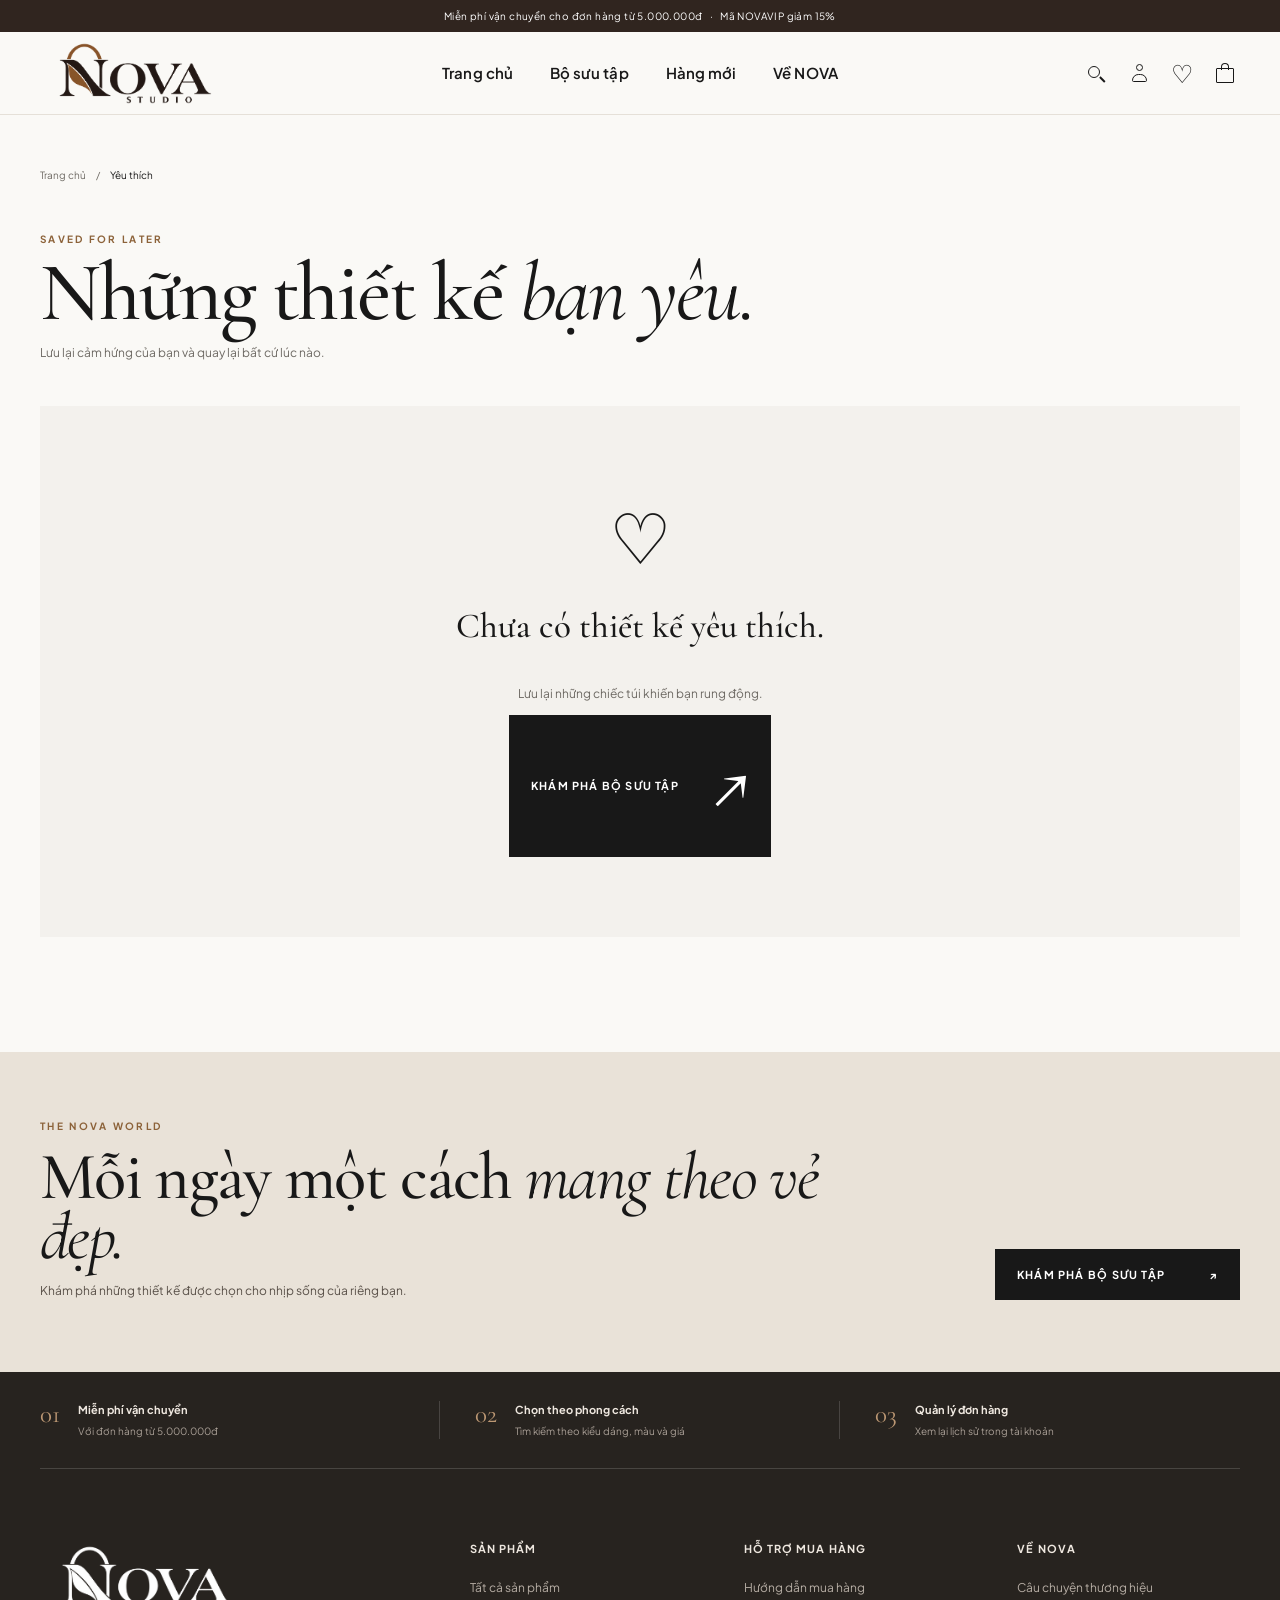
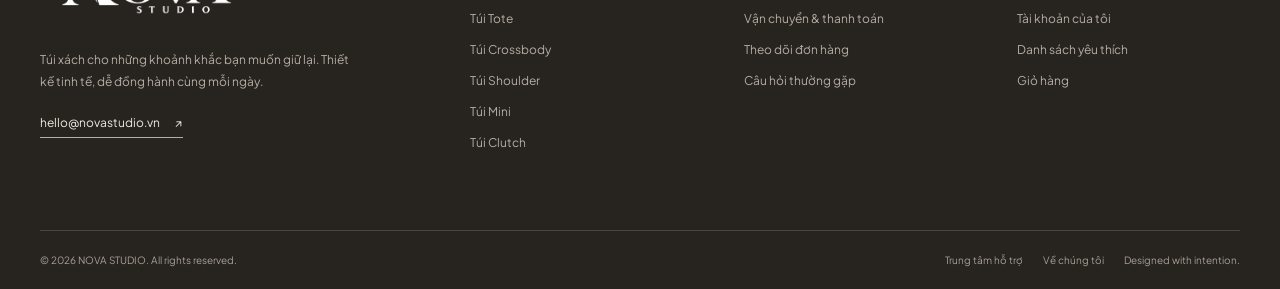
<file: nova-studio/wishlist.html>
<!doctype html>
<html lang="vi">
<head>
  <meta charset="UTF-8">
  <meta name="viewport" content="width=device-width, initial-scale=1">
  <meta name="theme-color" content="#FAF9F6">
  <meta name="description" content="NOVA STUDIO — những chiếc túi được tạo nên để đồng hành cùng nhịp sống của bạn.">
  <title>Yêu thích | NOVA STUDIO</title>
  <link rel="preconnect" href="https://fonts.googleapis.com">
  <link rel="preconnect" href="https://fonts.gstatic.com" crossorigin>
  <link href="https://fonts.googleapis.com/css2?family=Cormorant+Garamond:wght@400;500;600&family=Plus+Jakarta+Sans:wght@400;500;600;700&display=swap" rel="stylesheet">
  <link rel="stylesheet" href="./assets/css/base.css">
  <link rel="stylesheet" href="./assets/css/components.css">
  <script type="module" src="./assets/js/app.js"></script>
</head>
<body data-page="wishlist">
  <a class="skip-link" href="#main-content">Bỏ qua điều hướng</a>
  <div id="site-header"></div>
  <main id="main-content" class="container page-section"><nav class="breadcrumbs" aria-label="Breadcrumb"><a href="./index.html">Trang chủ</a><span>/</span><span>Yêu thích</span></nav><div class="page-heading"><p class="eyebrow">SAVED FOR LATER</p><h1>Những thiết kế <em>bạn yêu.</em></h1><p>Lưu lại cảm hứng của bạn và quay lại bất cứ lúc nào.</p></div><div id="wishlist-content"></div></main>
  <div id="site-footer"></div>
  <div class="toast-stack" id="toast-stack" role="status" aria-live="polite"></div>
</body>
</html>
</file>
<file: nova-studio/assets/css/base.css>
:root{--bg:#FAF9F6;--card:#F3F1ED;--text:#181818;--muted:#6E6A64;--accent:#8C6239;--border:#E5E0D8;--white:#fff;--ease:cubic-bezier(.22,1,.36,1);--serif:'Cormorant Garamond',Georgia,serif;--sans:'Plus Jakarta Sans',Arial,sans-serif}
*,*::before,*::after{box-sizing:border-box}
html{scroll-behavior:smooth;scroll-padding-top:84px}
body{margin:0;background:var(--bg);color:var(--text);font-family:var(--sans);font-size:14px;line-height:1.6;-webkit-font-smoothing:antialiased}
body.locked{overflow:hidden}
button,input,select,textarea{font:inherit}
button{cursor:pointer}
button:disabled{cursor:not-allowed;opacity:.5}
a{color:inherit;text-decoration:none}
img{display:block;max-width:100%}
fieldset{border:0;margin:0;padding:0;min-width:0}
h1,h2,h3,p{margin-top:0}
h1,h2,h3{font-weight:500}
em{font-family:var(--serif);font-weight:400}
.container{width:min(100% - 80px,1440px);margin-inline:auto}
.section-pad{padding-block:110px 130px}
.eyebrow{font-size:10px;font-weight:700;letter-spacing:.23em;line-height:1.4;text-transform:uppercase}
.button{display:inline-flex;justify-content:space-between;align-items:center;gap:35px;min-height:51px;padding:14px 21px;border:1px solid transparent;font-size:11px;font-weight:700;letter-spacing:.11em;text-transform:uppercase;transition:background .35s var(--ease),color .35s var(--ease),transform .35s var(--ease)}
.button:hover{transform:translateY(-2px)}
.button-light{background:var(--bg);color:var(--text)}
.button-light:hover{background:#e9dfd2}
.button-dark{background:var(--text);color:#fff}
.button-dark:hover{background:var(--accent)}
.button-outline{border-color:var(--text);background:transparent;color:var(--text)}
.button-outline:hover{background:var(--text);color:#fff}
.text-button{border:0;background:none;color:var(--muted);font-size:11px;text-decoration:underline;text-underline-offset:3px}
.text-button:hover{color:var(--accent)}
.underlined-link{display:inline-flex;align-items:center;gap:45px;padding-bottom:9px;border-bottom:1px solid currentColor;font-size:11px;font-weight:700;letter-spacing:.1em;text-transform:uppercase}
.underlined-link:hover{color:var(--accent)}
input,select,textarea{outline:none}
input:focus-visible,select:focus-visible,textarea:focus-visible,button:focus-visible,a:focus-visible{outline:2px solid var(--accent);outline-offset:3px}
[hidden]{display:none!important}
@media(max-width:900px){.container{width:min(100% - 40px,1440px)}.section-pad{padding-block:78px 90px}}
@media(max-width:600px){.container{width:min(100% - 32px,1440px)}.section-pad{padding-block:64px 75px}}
@media(prefers-reduced-motion:reduce){*,*::before,*::after{scroll-behavior:auto!important;animation-duration:.01ms!important;transition-duration:.01ms!important}}
</file>
<file: nova-studio/assets/css/components.css>
.skip-link{position:absolute;left:12px;top:-60px;z-index:100;padding:10px 15px;background:var(--text);color:#fff}.skip-link:focus{top:10px}
.site-announcement{min-height:32px;display:flex;align-items:center;justify-content:center;padding:5px 16px;background:#30251f;color:#fff;text-align:center;font-size:10px;letter-spacing:.04em}
.site-header{position:sticky;top:0;z-index:30;background:rgba(250,249,246,.96);border-bottom:1px solid var(--border);backdrop-filter:blur(12px);-webkit-backdrop-filter:blur(12px)}
.header-inner{min-height:82px;display:grid;grid-template-columns:1fr auto 1fr;align-items:center;gap:24px}
.site-logo{display:inline-flex;flex-direction:column;align-items:center;width:max-content;font-family:var(--serif);font-size:30px;font-weight:600;letter-spacing:.14em;line-height:.8;white-space:nowrap}.site-logo span{margin-top:8px;font-family:var(--sans);font-size:7px;font-weight:700;letter-spacing:.53em}
.desktop-nav{display:flex;align-items:center;justify-content:center;gap:37px;height:100%}.desktop-nav>a,.nav-dropdown>a{display:flex;align-items:center;height:100%;color:var(--text);font-size:15px;font-weight:600;letter-spacing:.005em;white-space:nowrap}.desktop-nav>a:hover,.nav-dropdown:hover>a,.nav-dropdown:focus-within>a,.desktop-nav>.current,.nav-dropdown.current>a{color:var(--accent)}.nav-dropdown{position:relative;height:100%}.nav-menu{position:absolute;top:100%;left:-24px;display:grid;grid-template-columns:repeat(2,160px);gap:6px 18px;min-width:370px;padding:22px 24px;background:var(--bg);border:1px solid var(--border);box-shadow:0 20px 36px #18181817;visibility:hidden;opacity:0;pointer-events:none;transition:opacity .2s var(--ease),visibility .2s}.nav-dropdown:hover .nav-menu,.nav-dropdown:focus-within .nav-menu{visibility:visible;opacity:1;pointer-events:auto}.nav-menu strong{grid-column:1/-1;margin-bottom:8px;padding-bottom:8px;border-bottom:1px solid var(--border);color:var(--muted);font-size:10px;font-weight:700;letter-spacing:.15em;text-transform:uppercase}.nav-menu a{display:flex;align-items:center;padding:9px 10px;border-radius:4px;font-family:var(--sans);font-size:13.5px;font-weight:600;letter-spacing:.01em;transition:color .2s var(--ease),background .2s var(--ease),transform .2s var(--ease)}.nav-menu a:hover{background:rgba(140,98,57,.08);color:var(--accent);transform:translateX(3px)}
.header-actions{display:flex;justify-content:flex-end;align-items:center;gap:13px}.header-icon,.menu-toggle{position:relative;display:grid;place-items:center;width:30px;height:34px;padding:0;border:0;background:none;color:var(--text);font-size:25px;line-height:1}.header-icon:hover,.menu-toggle:hover{color:var(--accent)}.header-icon .count{position:absolute;top:-2px;right:-8px;display:grid;place-items:center;width:16px;height:16px;border-radius:50%;background:var(--accent);color:#fff;font:700 9px var(--sans)}.person-icon,.bag-icon,.search-icon{position:relative;display:block;width:18px;height:18px}.person-icon::before{position:absolute;top:0;left:6px;width:7px;height:7px;border:1.5px solid currentColor;border-radius:50%;content:''}.person-icon::after{position:absolute;bottom:0;left:2px;width:15px;height:8px;border:1.5px solid currentColor;border-radius:8px 8px 2px 2px;content:''}.bag-icon{height:15px;margin-top:5px;border:1.5px solid currentColor;border-radius:1px}.bag-icon::before{position:absolute;top:-6px;left:4px;width:8px;height:7px;border:1.5px solid currentColor;border-bottom:0;border-radius:7px 7px 0 0;content:''}.search-icon::before{position:absolute;top:2px;left:1px;width:12px;height:12px;border:1.5px solid currentColor;border-radius:50%;content:''}.search-icon::after{position:absolute;right:0;bottom:0;width:7px;height:1.5px;background:currentColor;transform:rotate(45deg);transform-origin:right center;content:''}.menu-toggle{display:none;font-size:22px}
.search-panel{border-top:1px solid var(--border);box-shadow:0 20px 30px #18181815}.search-panel form{display:flex;align-items:center;gap:16px;padding-block:18px}.search-panel label{font-family:var(--serif);font-size:24px;white-space:nowrap}.search-panel input{flex:1;min-width:0;padding:10px 0;border:0;border-bottom:1px solid var(--text);background:transparent;font-size:13px}.search-panel button{padding:9px 12px;border:0;background:var(--text);color:#fff;font-size:11px}.mobile-nav{display:none}
.site-footer{background:#27231f;color:#e7e0d8}
.footer-feature{background:#e9e2d8;color:var(--text)}
.footer-feature-inner{display:flex;align-items:flex-end;justify-content:space-between;gap:45px;padding-block:67px 72px}
.footer-feature .eyebrow{margin-bottom:14px;color:var(--accent)}
.footer-feature h2{max-width:800px;margin:0 0 13px;font-family:var(--serif);font-size:clamp(48px,5.2vw,74px);line-height:.91;letter-spacing:-.025em}
.footer-feature h2 em{font-style:italic}
.footer-feature p:last-child{margin:0;color:#5a5149;font-size:12px}
.footer-feature .button{flex:none;min-width:245px;background:var(--text);color:#fff}
.footer-feature .button:hover{background:var(--accent)}
.footer-benefits{display:grid;grid-template-columns:repeat(3,1fr);padding-block:29px;border-bottom:1px solid #ffffff27}
.footer-benefits>div{display:flex;align-items:flex-start;gap:18px;padding:0 35px;border-right:1px solid #ffffff27}
.footer-benefits>div:first-child{padding-left:0}
.footer-benefits>div:last-child{padding-right:0;border-right:0}
.benefit-index{padding-top:1px;color:#bd9874;font-family:var(--serif);font-size:25px;line-height:1}
.footer-benefits strong{display:block;margin-bottom:4px;color:#eee7df;font-size:11px;font-weight:700}
.footer-benefits p{margin:0;color:#a99f96;font-size:10px}
.footer-main{display:grid;grid-template-columns:minmax(255px,1.7fr) repeat(3,minmax(125px,1fr));gap:clamp(25px,4vw,70px);padding-block:69px 78px}
.footer-brand .site-logo{color:#fff}
.footer-brand p{max-width:315px;margin:23px 0 18px;color:#b6ada4;font-size:12px;line-height:1.8}
.footer-email{display:inline-flex;gap:15px;padding-bottom:5px;border-bottom:1px solid #b6ada4;color:#eee7df;font-size:12px}
.footer-email:hover{color:#fff;border-color:#fff}
.footer-column{display:flex;flex-direction:column;align-items:flex-start;gap:13px}
.footer-column h2{margin:2px 0 9px;color:#eee7df;font-size:11px;font-weight:700;letter-spacing:.1em;text-transform:uppercase}
.footer-column a{color:#b6ada4;font-size:12px;line-height:1.5;transition:color .2s}
.footer-column a:hover{color:#fff}
.footer-bottom{display:flex;justify-content:space-between;gap:20px;padding-block:21px;border-top:1px solid #ffffff27;color:#a99f96;font-size:10px}
.footer-bottom>div{display:flex;flex-wrap:wrap;gap:20px}
.footer-bottom a:hover{color:#fff}
.toast-stack{position:fixed;right:20px;bottom:20px;z-index:70;display:flex;flex-direction:column;gap:8px;max-width:min(340px,calc(100% - 40px))}.toast{padding:13px 17px;border-left:3px solid var(--accent);background:#27231f;color:#fff;box-shadow:0 12px 30px #0003;font-size:11px;animation:toast-enter .3s var(--ease)}.toast.error{border-left-color:#b94b56}@keyframes toast-enter{from{opacity:0;transform:translateY(12px)}to{opacity:1;transform:translateY(0)}}
.page-section{padding-block:52px 115px}.breadcrumbs{display:flex;align-items:center;gap:10px;margin-bottom:49px;color:var(--muted);font-size:10px}.breadcrumbs a:hover{color:var(--accent)}.breadcrumbs span:last-child{color:var(--text)}.page-heading{margin-bottom:43px}.page-heading .eyebrow,.section-title .eyebrow{color:var(--accent)}.page-heading h1{margin:5px 0 11px;font-family:var(--serif);font-size:clamp(52px,6.5vw,88px);line-height:.9;letter-spacing:-.025em}.page-heading h1 em,.section-title h2 em{font-style:italic}.page-heading>p:last-child{max-width:560px;margin:0;color:var(--muted);font-size:12px;line-height:1.8}.section-title{display:flex;align-items:end;justify-content:space-between;gap:20px;margin-bottom:27px}.section-title .eyebrow{margin:0 0 5px}.section-title h2{margin:0;font-family:var(--serif);font-size:clamp(42px,4.4vw,62px);line-height:.95}.underlined-link{display:inline-flex;align-items:center;gap:30px;padding-bottom:5px;border-bottom:1px solid currentColor;font-size:10px;font-weight:700;letter-spacing:.08em;text-transform:uppercase;white-space:nowrap}.underlined-link:hover{color:var(--accent)}.plain-link{padding:0;border:0;background:none;color:var(--muted);font-size:11px;text-decoration:underline;text-underline-offset:3px}.plain-link:hover{color:var(--accent)}
.home-hero{position:relative;display:flex;align-items:center;min-height:580px;background:#1a1918;color:#fff;overflow:hidden}.home-hero .container{position:relative;z-index:2;width:min(100% - 80px,1440px);margin-inline:auto}.home-hero-image{position:absolute;inset:0;background:url('../image/hero-bg.jpg') right center/cover no-repeat;filter:brightness(.95) contrast(1.02)}.home-hero-shade{position:absolute;inset:0;background:linear-gradient(90deg,rgba(18,17,16,.92) 0%,rgba(18,17,16,.72) 36%,rgba(18,17,16,.2) 60%,transparent 82%);pointer-events:none}.home-hero-content{position:relative;display:flex;min-height:580px;flex-direction:column;align-items:flex-start;justify-content:center;padding-block:65px;max-width:520px;margin:0}.home-hero-content .eyebrow{margin-bottom:18px;color:#f0e1d1;letter-spacing:.25em}.home-hero h1{margin:0 0 16px;font-family:var(--serif);font-size:clamp(56px,6.5vw,94px);line-height:.88;letter-spacing:-.035em;color:#fff}.home-hero h1 em{font-style:italic}.home-hero-content>p:not(.eyebrow){max-width:380px;margin-bottom:28px;font-size:13px;color:#e5ded7;line-height:1.75}.home-hero .button{min-width:230px;background:#fff;color:#181818;border-color:#fff;font-weight:700}.home-hero .button:hover{background:#e9dfd2;color:#181818}
.home-categories{padding-bottom:20px}.category-gallery{display:grid;grid-template-columns:repeat(4,1fr);gap:13px}.category-tile{position:relative;display:block;overflow:hidden;aspect-ratio:3/3.55;background:var(--card)}.category-tile img{width:100%;height:100%;object-fit:cover;transition:transform .55s var(--ease)}.category-tile:hover img{transform:scale(1.05)}.category-tile span{position:absolute;right:11px;bottom:11px;left:11px;display:flex;justify-content:space-between;align-items:center;padding:11px 14px;background:rgba(250,249,246,.95);font-family:var(--serif);font-size:23px}.category-tile b{font-family:var(--sans);font-size:14px;font-weight:400}.home-products{padding-top:90px}.home-story{display:grid;grid-template-columns:1fr 1fr;min-height:520px;margin-top:30px;background:#e8e1d8}.home-story-photo{background:url('../image/bg.jfif') center/cover}.home-story-copy{display:flex;flex-direction:column;align-items:flex-start;justify-content:center;padding:65px clamp(45px,8vw,145px)}.home-story-copy .eyebrow{color:var(--accent)}.home-story-copy h2,.about-copy h2{margin:8px 0 20px;font-family:var(--serif);font-size:clamp(55px,5vw,78px);line-height:.9}.home-story-copy>p:not(.eyebrow),.about-copy>p:not(.eyebrow){max-width:420px;margin-bottom:29px;color:#5b5149;font-size:12px;line-height:1.9}
.product-grid{display:grid;grid-template-columns:repeat(4,minmax(0,1fr));gap:38px 16px}.product-card{min-width:0}.product-media{position:relative;overflow:hidden;aspect-ratio:3/3.7;background:var(--card)}.product-media>a{display:block;width:100%;height:100%}.product-media img{width:100%;height:100%;object-fit:cover;transition:opacity .45s var(--ease),transform .6s var(--ease)}.product-media img.alt{position:absolute;inset:0;opacity:0;pointer-events:none}.product-card:hover .product-media img.alt{opacity:1;transform:scale(1.035)}.product-card:hover .product-media img.main{transform:scale(1.035)}.product-tag{position:absolute;top:10px;left:10px;padding:5px 7px;background:var(--bg);font-size:9px;font-weight:700;letter-spacing:.08em;text-transform:uppercase}.heart-button{position:absolute;top:9px;right:9px;display:grid;place-items:center;width:33px;height:33px;border:0;border-radius:50%;background:#faf9f6ed;color:var(--text);font-size:23px;line-height:1}.heart-button.active{color:#9c3845}.quick-button{position:absolute;right:9px;bottom:9px;left:9px;display:flex;justify-content:space-between;padding:11px 13px;border:0;background:var(--bg);color:var(--text);font-size:10px;font-weight:700;letter-spacing:.06em;text-transform:uppercase;transform:translateY(calc(100% + 12px));transition:transform .4s var(--ease)}.product-card:hover .quick-button,.quick-button:focus-visible{transform:translateY(0)}.product-info{padding-top:12px}.product-info>p{margin:0 0 4px;color:var(--muted);font-size:9px;letter-spacing:.09em;text-transform:uppercase}.product-info>a{display:block;margin-bottom:5px;font-family:var(--serif);font-size:22px;line-height:1.07}.product-info>a:hover{color:var(--accent)}.price-line{display:flex;align-items:baseline;gap:8px;font-size:11px;font-weight:700}.price-line del{color:#aaa39b;font-size:10px;font-weight:400}.mini-swatches{display:flex;gap:5px;margin-top:10px}.mini-swatches span{width:12px;height:12px;border:1px solid #0002;border-radius:50%;background:var(--color)}
.shop-categories{display:flex;gap:30px;overflow-x:auto;margin:0 0 31px;border-bottom:1px solid var(--border)}.shop-categories button{position:relative;flex:none;padding:0 0 14px;border:0;background:none;color:var(--muted);font-size:11px;font-weight:700}.shop-categories button.selected{color:var(--text)}.shop-categories button.selected::after{position:absolute;right:0;bottom:-1px;left:0;height:2px;background:var(--text);content:''}.shop-layout{display:grid;grid-template-columns:220px minmax(0,1fr);gap:45px}.shop-filter{padding-top:7px}.filter-heading{display:flex;align-items:center;justify-content:space-between;padding-bottom:20px;border-bottom:1px solid var(--border)}.filter-heading h2{margin:0;font-family:var(--serif);font-size:27px}.shop-filter fieldset{padding:22px 0;border:0;border-bottom:1px solid var(--border)}.shop-filter legend{margin-bottom:16px;font-size:10px;font-weight:700;letter-spacing:.1em;text-transform:uppercase}.shop-filter label{display:flex;align-items:center;gap:10px;margin-bottom:12px;color:var(--muted);font-size:11px;cursor:pointer}.shop-filter input[type=radio]{accent-color:var(--accent)}.filter-colors{display:flex;flex-wrap:wrap;gap:7px}.filter-colors button,.detail-swatches button{display:grid;place-items:center;width:29px;height:29px;padding:3px;border:1px solid transparent;border-radius:50%;background:transparent}.filter-colors button.selected,.detail-swatches button.selected{border-color:var(--text)}.filter-colors button span,.detail-swatches button span{width:19px;height:19px;border:1px solid #0002;border-radius:50%;background:var(--color)}.shop-filter output{display:block;margin-bottom:8px;font-size:11px}.shop-filter input[type=range]{width:100%;accent-color:var(--accent)}.range-ends{display:flex;justify-content:space-between;color:var(--muted);font-size:10px}.shop-toolbar{display:flex;align-items:center;justify-content:space-between;gap:15px;margin-bottom:19px;color:var(--muted);font-size:11px}.shop-toolbar>div{display:flex;align-items:center;gap:8px}.shop-toolbar select{max-width:150px;padding:8px 5px;border:0;background:transparent;color:var(--text);font-size:11px;font-weight:700}.shop-toolbar button{display:none;padding:8px 0;border:0;background:none;font-size:11px;font-weight:700}.sidebar-promo{position:relative;margin-top:28px;min-height:210px;border-radius:4px;overflow:hidden;display:flex;flex-direction:column;justify-content:space-between;padding:18px;background:#27231f url('../image/bg.jfif') center/cover no-repeat;color:#fff;border:1px solid var(--border)}.sidebar-promo::before{position:absolute;inset:0;background:linear-gradient(180deg,rgba(24,24,24,.2) 0%,rgba(24,24,24,.8) 100%);content:''}.sidebar-promo-badge{position:relative;z-index:2;align-self:flex-start;padding:3px 7px;background:rgba(250,249,246,.95);color:var(--text);font-size:8.5px;font-weight:700;letter-spacing:.08em;text-transform:uppercase;border-radius:2px}.sidebar-promo-content{position:relative;z-index:2}.sidebar-promo-content .eyebrow{color:#f2e4d5;font-size:8.5px;margin-bottom:4px}.sidebar-promo-content h3{margin:0 0 5px;font-family:var(--serif);font-size:20px;line-height:1.15;color:#fff}.sidebar-promo-content p:last-child{margin:0;font-size:10.5px;color:#e7e0d8;line-height:1.4}.empty-page{padding:80px 20px;background:var(--card);text-align:center}.empty-page h2{font-family:var(--serif);font-size:34px}.empty-page p{color:var(--muted)}
.product-detail{display:grid;grid-template-columns:minmax(0,1.15fr) minmax(330px,.85fr);gap:clamp(35px,6vw,95px)}.detail-gallery{display:grid;grid-template-columns:85px 1fr;gap:12px}.detail-thumbs{display:flex;flex-direction:column;gap:9px}.detail-thumbs button{width:85px;height:100px;padding:0;border:2px solid transparent;background:var(--card)}.detail-thumbs button.selected{border-color:var(--accent)}.detail-thumbs img{width:100%;height:100%;object-fit:cover}.detail-main{width:100%;aspect-ratio:4/4.5;object-fit:cover;background:var(--card)}.detail-info{padding-top:12px}.detail-info .eyebrow{color:var(--accent)}.detail-info h1{margin:5px 0 14px;font-family:var(--serif);font-size:clamp(45px,4.5vw,69px);line-height:.93}.detail-info .price-line{font-size:16px}.detail-info .price-line del{font-size:13px}.detail-lead{max-width:460px;margin:24px 0;color:var(--muted);font-size:12px;line-height:1.9}.detail-label{display:block;margin:17px 0 9px;font-size:10px;font-weight:700;letter-spacing:.08em;text-transform:uppercase}.detail-swatches{display:flex;gap:7px}.quantity-control{display:inline-flex;align-items:center;border:1px solid var(--border)}.quantity-control button{width:30px;height:30px;border:0;background:none}.quantity-control span{min-width:28px;text-align:center;font-size:11px}.detail-info .button{width:100%;margin-top:26px}.detail-info .heart-inline{width:100%;margin-top:12px;padding:13px;border:1px solid var(--border);background:transparent;font-size:11px}.detail-info .heart-inline:hover{border-color:var(--accent);color:var(--accent)}.detail-specs{margin-top:28px;padding-top:18px;border-top:1px solid var(--border)}.detail-specs p{display:flex;justify-content:space-between;gap:15px;margin:8px 0;font-size:11px}.detail-specs span{color:var(--muted)}.related-section{padding-top:110px}
.cart-layout,.checkout-layout{display:grid;grid-template-columns:minmax(0,1fr) 360px;gap:70px}.cart-line{display:grid;grid-template-columns:115px minmax(0,1fr) auto;gap:20px;padding:0 0 25px;margin-bottom:25px;border-bottom:1px solid var(--border)}.cart-line img{width:115px;height:145px;object-fit:cover}.cart-line h2{margin:0 0 4px;font-family:var(--serif);font-size:25px;line-height:1.04}.cart-line p{margin:4px 0;color:var(--muted);font-size:11px}.cart-line .quantity-control{margin-top:17px}.cart-line-price{text-align:right;font-size:12px;font-weight:700}.cart-line-price button{display:block;margin:20px 0 0 auto}.summary-box{position:sticky;top:100px;padding:27px;background:var(--card)}.summary-box h2{margin:0 0 18px;font-family:var(--serif);font-size:30px}.summary-box .shipping-text{margin:0 0 8px;font-size:11px}.shipping-track{height:3px;margin-bottom:24px;background:#d8d0c5}.shipping-track span{display:block;height:100%;background:var(--accent)}.summary-row{display:flex;justify-content:space-between;gap:15px;margin:11px 0;font-size:11px}.summary-row.muted{color:var(--muted)}.summary-row.total{padding-top:17px;margin-top:17px;border-top:1px solid #d8d0c5;font-size:15px;font-weight:700}.summary-box .button{width:100%;margin-top:18px}.coupon-form{display:flex;gap:7px;margin:22px 0}.coupon-form input{min-width:0;flex:1;padding:11px 9px;border:1px solid var(--border);background:#fff;font-size:11px;text-transform:uppercase}.coupon-form button{padding:0 13px;border:1px solid var(--text);background:transparent;font-size:10px;font-weight:700}.coupon-note{margin:-11px 0 12px;color:var(--accent);font-size:10px}.cart-continue{display:inline-block;margin-top:13px;font-size:11px;text-decoration:underline;text-underline-offset:3px}.empty-cart{padding:80px 20px;background:var(--card);text-align:center}.empty-cart span{font-family:var(--serif);font-size:70px}.empty-cart h2{font-family:var(--serif);font-size:35px}.empty-cart p{color:var(--muted);font-size:12px}
.checkout-panel{padding:30px;border:1px solid var(--border);background:#fff}.checkout-panel h2,.checkout-panel h3,.account-panel h2{font-family:var(--serif);font-size:31px}.checkout-panel h2{margin:0 0 22px}.checkout-panel h3{margin:25px 0 13px;font-size:26px}.field-grid{display:grid;grid-template-columns:1fr 1fr;gap:15px}.field.wide{grid-column:1/-1}.field label{display:block;margin-bottom:6px;font-size:10px;font-weight:700}.field input,.field textarea{width:100%;padding:12px;border:1px solid var(--border);border-radius:0;background:#fff;font-size:12px}.field textarea{min-height:80px;resize:vertical}.field small{display:block;min-height:13px;color:#a73943;font-size:10px}.field.invalid input,.field.invalid textarea{border-color:#a73943}.payment-list{display:grid;grid-template-columns:repeat(3,1fr);gap:8px}.payment-list label{display:flex;align-items:center;gap:7px;padding:13px 10px;border:1px solid var(--border);font-size:10px;cursor:pointer}.payment-list label:has(input:checked){border-color:var(--accent);background:#f8f3ec}.payment-list input{accent-color:var(--accent)}.payment-help{margin:10px 0 0;color:var(--muted);font-size:10px}.checkout-panel .button{width:100%;margin-top:23px}.checkout-items{margin:0 0 20px;padding:0 0 12px;border-bottom:1px solid #d8d0c5}.checkout-items p{display:flex;justify-content:space-between;gap:13px;margin:9px 0;font-size:11px}.checkout-items span:first-child{max-width:200px}.success-panel{max-width:650px;margin:0 auto;padding:65px 35px;background:var(--card);text-align:center}.success-panel .success-icon{font-family:var(--serif);font-size:78px;line-height:1;color:var(--accent)}.success-panel h2{margin:5px 0;font-family:var(--serif);font-size:55px}.success-panel p{color:var(--muted);font-size:12px}.success-panel .button{margin-top:18px}
body.auth-page{background:#ffffff!important;color:#0f172a}.auth-main-container{background:#ffffff;min-height:calc(100vh - 220px);display:flex;align-items:center;justify-content:center;padding:clamp(35px,6vw,75px) 16px}#auth-content{width:100%;display:flex;justify-content:center}.auth-backdrop{background:transparent;padding:0;margin:0;box-shadow:none;border-radius:0;width:100%;display:flex;justify-content:center}.auth-card{display:grid;grid-template-columns:minmax(300px,390px) minmax(340px,460px);width:min(100%,850px);min-height:490px;border-radius:18px;overflow:hidden;background:#ffffff;border:1px solid #e2e8f0;box-shadow:0 20px 50px -15px rgba(15,23,42,0.12),0 1px 3px rgba(15,23,42,0.05)}.auth-left{background:#0d0e11;color:#fff;padding:42px 38px;display:flex;flex-direction:column;justify-content:space-between;border-right:1px solid rgba(255,255,255,.06)}.auth-brand-logo{display:flex;align-items:center;gap:12px;margin-bottom:35px}.auth-monogram{display:inline-flex;align-items:center;justify-content:center;width:40px;height:40px;border-radius:10px;background:linear-gradient(135deg,#242731,#12141a);border:1px solid rgba(245,158,11,.35);color:#f59e0b;font-family:var(--serif);font-size:20px;font-weight:700;letter-spacing:1px}.auth-brand-info strong{display:block;font-family:var(--sans);font-size:13px;font-weight:700;letter-spacing:.12em;color:#fff}.auth-brand-info span{display:block;font-size:9px;color:#94a3b8;letter-spacing:.15em;margin-top:2px}.auth-headline h1{font-family:var(--sans);font-size:28px;font-weight:700;line-height:1.25;color:#fff;margin:0 0 12px;letter-spacing:-.02em}.auth-headline .highlight{color:#f59e0b}.auth-headline p{color:#94a3b8;font-size:12.5px;line-height:1.65;margin:0}.auth-divider{height:1px;background:rgba(255,255,255,.1);margin-bottom:16px}.auth-meta{display:flex;justify-content:space-between;align-items:center;color:#64748b;font-size:11px;font-weight:500}.auth-right{background:#ffffff;color:#0f172a;padding:42px 42px;display:flex;flex-direction:column;justify-content:center}.auth-header h2{font-family:var(--sans);font-size:24px;font-weight:700;color:#0f172a;margin:0 0 5px;letter-spacing:-.01em}.auth-header p{color:#64748b;font-size:12.5px;margin:0 0 18px;line-height:1.5}.auth-tabs-bar{display:flex;gap:6px;background:#f1f5f9;padding:4px;border-radius:8px;margin-bottom:20px}.auth-tabs-bar button{flex:1;padding:8px 12px;border:0;background:transparent;color:#64748b;font-size:12px;font-weight:600;border-radius:6px;transition:all .2s var(--ease);cursor:pointer}.auth-tabs-bar button.active{background:#fff;color:#0f172a;box-shadow:0 2px 6px rgba(0,0,0,.06)}.auth-field{margin-bottom:15px}.auth-field label{display:block;font-size:11.5px;font-weight:600;color:#334155;margin-bottom:6px}.auth-field input{width:100%;padding:11px 14px;background:#f0f5fa;border:1px solid #d4e0ec;border-radius:8px;font-size:13px;color:#0f172a;transition:all .2s var(--ease);font-family:var(--sans)}.auth-field input:focus{outline:none;background:#ffffff;border-color:#f59e0b;box-shadow:0 0 0 3px rgba(245,158,11,.18)}.auth-submit-btn{width:100%;margin-top:8px;padding:12.5px 20px;border:0;border-radius:8px;background:#f59e0b;color:#0f172a;font-size:13.5px;font-weight:700;display:inline-flex;align-items:center;justify-content:center;gap:8px;cursor:pointer;box-shadow:0 4px 14px rgba(245,158,11,.28);transition:all .25s var(--ease);font-family:var(--sans)}.auth-submit-btn:hover{background:#e69007;transform:translateY(-1px);box-shadow:0 6px 18px rgba(245,158,11,.38)}.auth-switch-note{margin-top:18px;text-align:center;font-size:12px;color:#64748b}.auth-text-link{background:none;border:0;padding:0;color:#d97706;font-weight:700;cursor:pointer;text-decoration:underline;text-underline-offset:3px;font-size:12px}.auth-text-link:hover{color:#b45309}.account-dashboard{display:grid;grid-template-columns:280px 1fr;gap:35px}.profile-box{align-self:start;padding:28px;background:var(--card)}.profile-box h2{margin:8px 0;font-family:var(--serif);font-size:34px}.profile-box p{color:var(--muted);font-size:11px}.profile-box button{margin-top:18px}.order-list h2{margin:0 0 16px;font-family:var(--serif);font-size:31px}.order-entry{padding:17px 0;border-top:1px solid var(--border)}.order-entry h3{display:flex;justify-content:space-between;gap:10px;margin:0;font-size:12px}.order-entry p{margin:6px 0;color:var(--muted);font-size:11px}.order-products{margin-top:8px!important;color:var(--text)!important}
.about-hero{display:flex;align-items:center;min-height:520px;background:linear-gradient(90deg,#201d1baf,#201d1b25),url('https://images.unsplash.com/photo-1590874103328-eac38a683ce7?auto=format&fit=crop&w=1800&q=85') center/cover;color:#fff}.about-hero .eyebrow{color:#f0e1d1}.about-hero h1{margin:15px 0;font-family:var(--serif);font-size:clamp(75px,8vw,115px);line-height:.84}.about-hero p:last-child{max-width:400px;font-size:13px}.about-intro{max-width:850px;text-align:center}.about-intro .eyebrow{color:var(--accent)}.about-intro h2{font-family:var(--serif);font-size:clamp(53px,6vw,78px);line-height:.95}.about-intro>p:last-child{max-width:650px;margin:auto;color:var(--muted);font-size:13px;line-height:1.9}.about-split{display:grid;grid-template-columns:1fr 1fr;min-height:570px;background:#e9e1d7}.about-photo{background:url('https://images.unsplash.com/photo-1594223274512-ad4803739b7c?auto=format&fit=crop&w=1200&q=85') center/cover}.about-copy{display:flex;flex-direction:column;justify-content:center;align-items:flex-start;padding:70px clamp(40px,7vw,125px)}.about-copy .eyebrow{color:var(--accent)}.about-values{display:grid;grid-template-columns:repeat(3,1fr);gap:60px}.about-values>div{padding-top:18px;border-top:1px solid var(--border)}.about-values .eyebrow{color:var(--accent)}.about-values h3{font-family:var(--serif);font-size:29px}.about-values p:last-child{max-width:300px;color:var(--muted);font-size:12px;line-height:1.8}
@media(max-width:1100px){.desktop-nav{gap:17px}.header-inner{gap:14px}.shop-layout{grid-template-columns:190px 1fr;gap:28px}.product-grid{grid-template-columns:repeat(3,minmax(0,1fr))}.footer-top{gap:30px}.cart-layout,.checkout-layout{gap:32px}}
@media(max-width:820px){.header-inner{min-height:68px;grid-template-columns:1fr auto 1fr}.menu-toggle{display:grid;justify-self:start}.desktop-nav{display:none}.mobile-nav{display:none;padding:12px 20px 21px;border-top:1px solid var(--border);background:var(--bg)}.mobile-nav.open{display:grid;grid-template-columns:repeat(2,1fr);gap:5px 20px}.mobile-nav a{padding:9px 0;font-size:12px}.mobile-nav strong{grid-column:1/-1;padding-top:10px;color:var(--muted);font-size:10px;letter-spacing:.1em}.mobile-nav .mobile-all{font-weight:700}.home-hero{position:relative;min-height:clamp(560px,86vh,680px);display:flex;flex-direction:column;justify-content:flex-end;align-items:stretch;padding-bottom:clamp(32px,5vh,48px);background:#121110;overflow:hidden}.home-hero .container{position:relative;z-index:2;width:min(100% - 32px,1440px);margin-inline:auto}.home-hero-image{position:absolute;inset:0;width:100%;height:100%;margin-top:0;background:url('../image/hero-bg-mobile.jpg') center top/cover no-repeat;filter:brightness(.98)}.home-hero-shade{display:none}.home-hero-content{position:relative;min-height:auto;padding:0;max-width:100%}.home-hero-content .eyebrow{font-size:10px;letter-spacing:.22em;margin-bottom:10px;color:#f0e1d1}.home-hero h1{font-size:clamp(36px,9.5vw,46px);line-height:.92;letter-spacing:-.03em;margin:0 0 12px;color:#fff}.home-hero-content>p:not(.eyebrow){max-width:320px;margin-bottom:20px;font-size:12.5px;color:#e5ded7;line-height:1.6}.home-hero .button{width:100%;max-width:260px;min-width:unset;padding:13px 18px;font-size:11px}.auth-card{grid-template-columns:1fr;max-width:440px}.auth-left{border-right:0;border-bottom:1px solid rgba(255,255,255,.08);padding:32px 24px}.auth-right{padding:32px 24px}.footer-top{grid-template-columns:1.3fr 1fr 1fr;gap:35px}.footer-news{grid-column:1/-1;max-width:400px}.category-gallery{grid-template-columns:repeat(2,1fr)}.product-grid{grid-template-columns:repeat(2,minmax(0,1fr))}.shop-layout{grid-template-columns:1fr}.shop-filter{display:none;padding:20px;background:var(--card)}.shop-filter.open{display:block}.shop-toolbar button{display:inline-block}.shop-toolbar label{display:none}.product-detail{grid-template-columns:1fr;gap:35px}.detail-gallery{max-width:650px}.detail-info{max-width:650px}.cart-layout,.checkout-layout{grid-template-columns:1fr}.summary-box{position:static}.account-dashboard{grid-template-columns:1fr}.about-values{gap:25px}}
@media(max-width:600px){.site-announcement{font-size:9px}.header-inner{gap:8px}.site-logo{font-size:24px}.site-logo span{font-size:6px}.header-actions{gap:4px}.header-icon{width:26px}.search-panel form{display:grid;grid-template-columns:1fr auto}.search-panel label{grid-column:1/-1;font-size:21px}.search-panel input{grid-column:1}.page-section{padding-block:28px 75px}.breadcrumbs{margin-bottom:33px}.page-heading{margin-bottom:31px}.page-heading h1{font-size:55px}.section-title{align-items:flex-start;flex-direction:column;gap:12px}.section-title h2{font-size:47px}.home-categories{padding-bottom:0}.category-gallery{gap:9px}.category-tile span{right:6px;bottom:6px;left:6px;padding:8px;font-size:19px}.home-products{padding-top:70px}.home-story{grid-template-columns:1fr}.home-story-photo{min-height:330px}.home-story-copy{padding:55px 24px}.product-grid{gap:28px 10px}.product-info>a{font-size:18px}.quick-button{transform:none;padding:9px}.product-tag{font-size:8px}.shop-categories{gap:22px}.shop-categories button{white-space:nowrap}.product-detail{gap:25px}.detail-gallery{grid-template-columns:1fr}.detail-main{grid-row:1;aspect-ratio:1/1.05;max-height:460px}.detail-thumbs{grid-row:2;flex-direction:row}.detail-thumbs button{width:65px;height:75px}.detail-info h1{font-size:49px}.related-section{padding-top:80px}.cart-line{grid-template-columns:85px 1fr;gap:12px}.cart-line img{width:85px;height:110px}.cart-line h2{font-size:20px}.cart-line-price{grid-column:2;text-align:left}.cart-line-price button{display:inline-block;margin:0 0 0 12px}.checkout-panel{padding:20px}.field-grid{grid-template-columns:1fr}.field.wide{grid-column:1}.payment-list{grid-template-columns:1fr}.footer-top{grid-template-columns:1fr 1fr;gap:40px 20px;padding-block:55px}.footer-brand,.footer-news{grid-column:1/-1}.footer-bottom{flex-direction:column;gap:4px}.about-hero{min-height:480px}.about-hero h1{font-size:75px}.about-split{grid-template-columns:1fr}.about-photo{min-height:340px}.about-copy{padding:55px 25px}.about-values{grid-template-columns:1fr;gap:35px}}
@media(max-width:380px){.header-actions{gap:0}.header-icon{width:24px}.site-logo{font-size:22px}.page-heading h1{font-size:48px}.product-info>a{font-size:16px}.price-line{flex-wrap:wrap;gap:1px 7px}}

.support-layout{display:grid;grid-template-columns:220px minmax(0,760px);gap:clamp(35px,6vw,95px);align-items:start}
.support-nav{position:sticky;top:115px;display:flex;flex-direction:column;padding:8px 0;border-top:1px solid var(--border)}
.support-nav a{padding:13px 0;border-bottom:1px solid var(--border);color:var(--muted);font-size:12px}
.support-nav a:hover{color:var(--accent)}
.support-content>section{padding:2px 0 48px;margin-bottom:46px;border-bottom:1px solid var(--border);scroll-margin-top:115px}
.support-content>section:last-child{margin-bottom:0;border-bottom:0}
.support-content .eyebrow{color:var(--accent)}
.support-content h2{margin:7px 0 24px;font-family:var(--serif);font-size:clamp(40px,4vw,55px);line-height:1}
.support-content h3{margin:0 0 6px;font-family:var(--serif);font-size:25px}
.support-content p{max-width:680px;color:var(--muted);font-size:12px;line-height:1.85}
.support-steps{padding:0;margin:0;list-style:none}
.support-steps li{display:grid;grid-template-columns:45px 1fr;gap:25px;padding:22px 0;border-top:1px solid var(--border)}
.support-steps li>span{color:var(--accent);font-family:var(--serif);font-size:27px}
.support-steps p{margin:0}
.support-facts{display:grid;grid-template-columns:repeat(2,1fr);gap:0 25px;margin:0 0 23px}
.support-facts>div{display:flex;justify-content:space-between;gap:15px;padding:15px 0;border-top:1px solid var(--border);font-size:11px}
.support-facts strong{font-weight:700}.support-facts span{color:var(--muted);text-align:right}
.support-content .underlined-link{margin-top:12px}
.support-faq{border-top:1px solid var(--border)}
.support-faq details{border-bottom:1px solid var(--border)}
.support-faq summary{position:relative;padding:20px 35px 20px 0;font-size:12px;font-weight:700;cursor:pointer;list-style:none}
.support-faq summary::-webkit-details-marker{display:none}
.support-faq summary::after{position:absolute;right:1px;top:15px;color:var(--accent);font-size:21px;font-weight:400;content:'+'}
.support-faq details[open] summary::after{content:'−'}
.support-faq p{margin:0 0 20px}

@media(max-width:1100px){.footer-main{grid-template-columns:minmax(220px,1.45fr) repeat(3,minmax(110px,1fr));gap:25px}.footer-benefits>div{padding-inline:18px}.desktop-nav{gap:21px}.desktop-nav>a,.nav-dropdown>a{font-size:14px}}
@media(max-width:820px){.mobile-nav a{font-size:15px}.footer-feature-inner{align-items:flex-start;flex-direction:column;gap:25px}.footer-main{grid-template-columns:repeat(3,1fr);gap:35px}.footer-brand{grid-column:1/-1}.footer-brand p{max-width:470px}.footer-benefits>div{gap:10px;padding-inline:12px}.support-layout{grid-template-columns:1fr;gap:35px}.support-nav{position:static;display:grid;grid-template-columns:repeat(2,1fr);gap:0 20px}}
@media(max-width:600px){.mobile-nav a{font-size:14px}.footer-feature-inner{padding-block:52px 58px}.footer-feature h2{font-size:50px}.footer-feature .button{min-width:0;width:100%}.footer-benefits{grid-template-columns:1fr;padding-block:7px}.footer-benefits>div,.footer-benefits>div:first-child,.footer-benefits>div:last-child{padding:18px 0;border-right:0;border-bottom:1px solid #ffffff20}.footer-benefits>div:last-child{border-bottom:0}.footer-main{grid-template-columns:repeat(2,minmax(0,1fr));gap:37px 25px;padding-block:52px 55px}.footer-brand{grid-column:1/-1}.footer-column h2{font-size:10px}.footer-column a{font-size:11px}.footer-bottom>div{gap:10px 18px}.support-nav{gap:0 13px}.support-nav a{font-size:11px}.support-facts{grid-template-columns:1fr}.support-steps li{grid-template-columns:34px 1fr;gap:13px}}
@media(max-width:600px){.footer-main>.footer-column:last-child{grid-column:1/-1;display:grid;grid-template-columns:repeat(2,minmax(0,1fr));gap:12px 20px}.footer-main>.footer-column:last-child h2{grid-column:1/-1;margin-bottom:0}}

/* NOVA STUDIO image identity */
.site-logo{display:inline-flex;flex-direction:row;align-items:center;justify-content:center;width:188px;line-height:0}
.site-logo img{display:block;width:100%;height:auto}
.footer-brand .site-logo{width:210px}
.footer-brand .site-logo img,.auth-brand-logo img{filter:brightness(0) invert(1)}
.auth-brand-logo img{display:block;width:205px;max-width:100%;height:auto}
@media(max-width:600px){.site-logo{width:164px}}
@media(max-width:380px){.site-logo{width:146px}}
</file>
